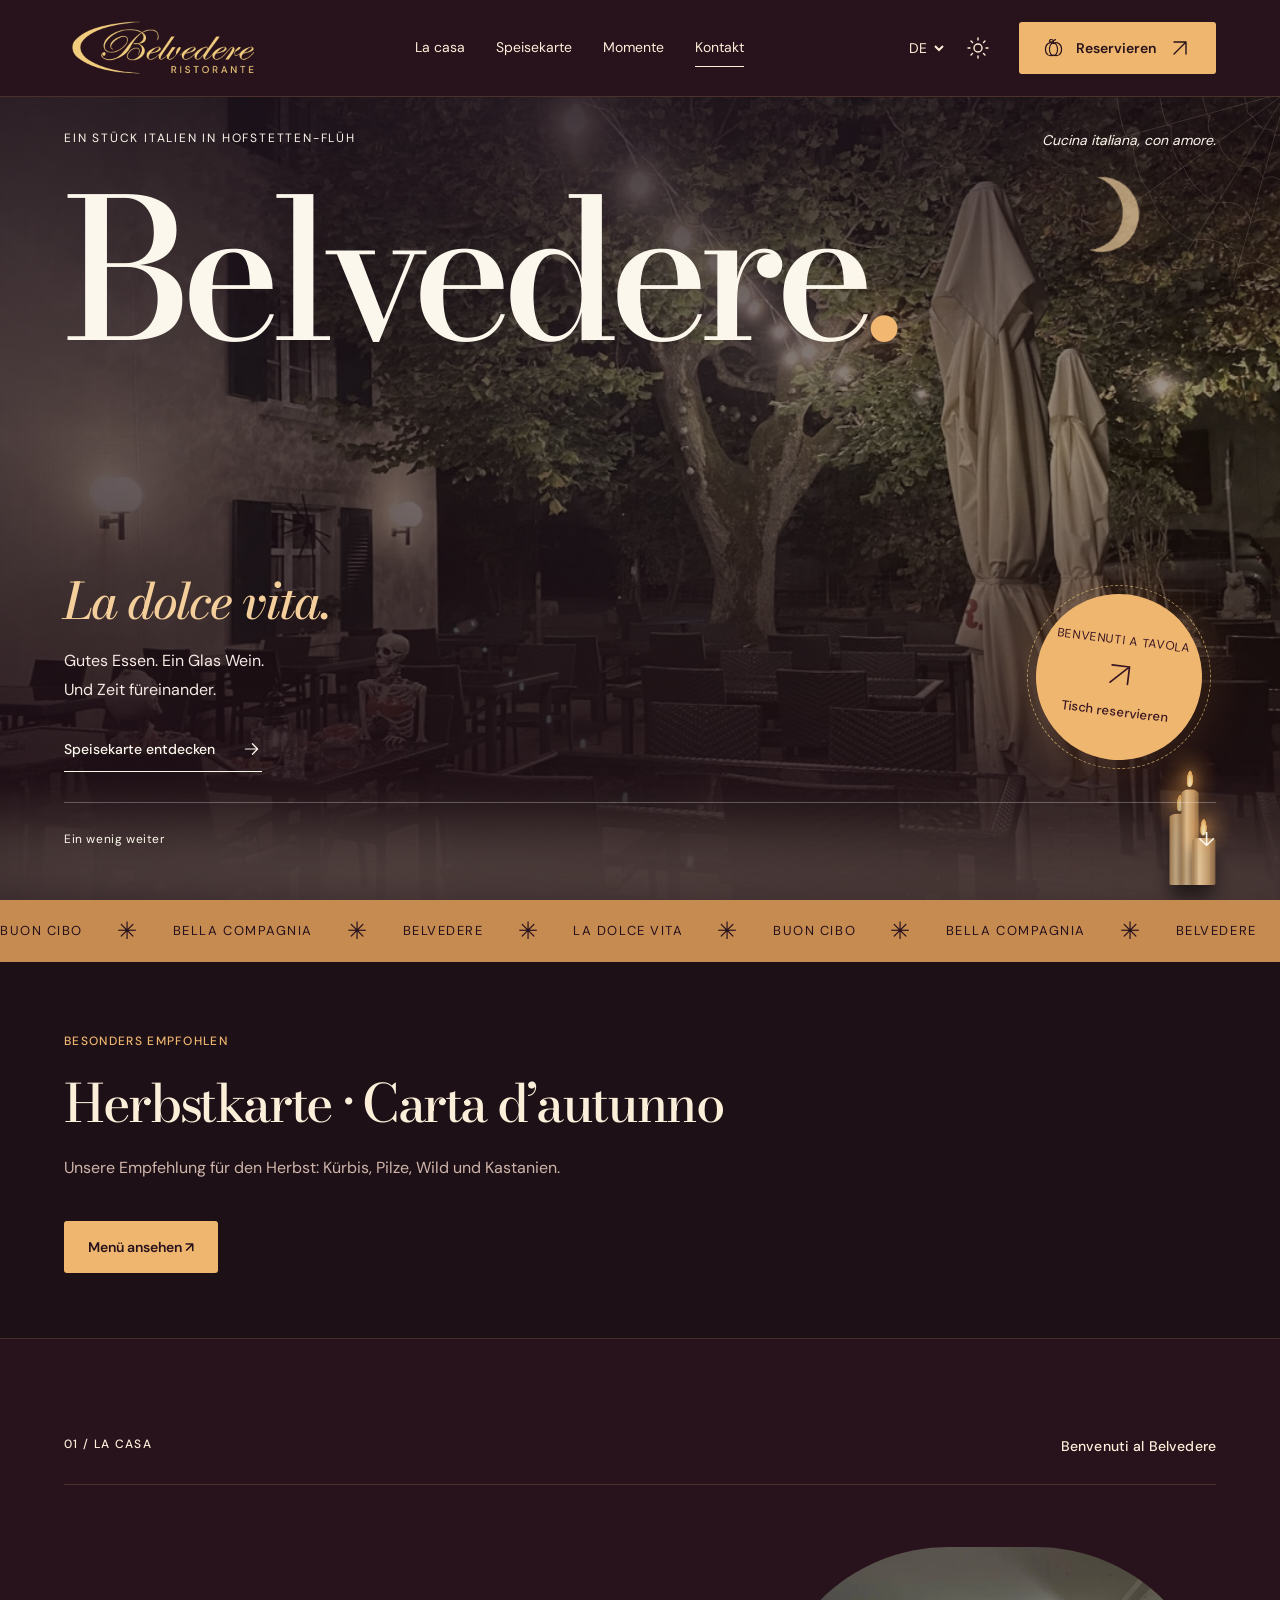
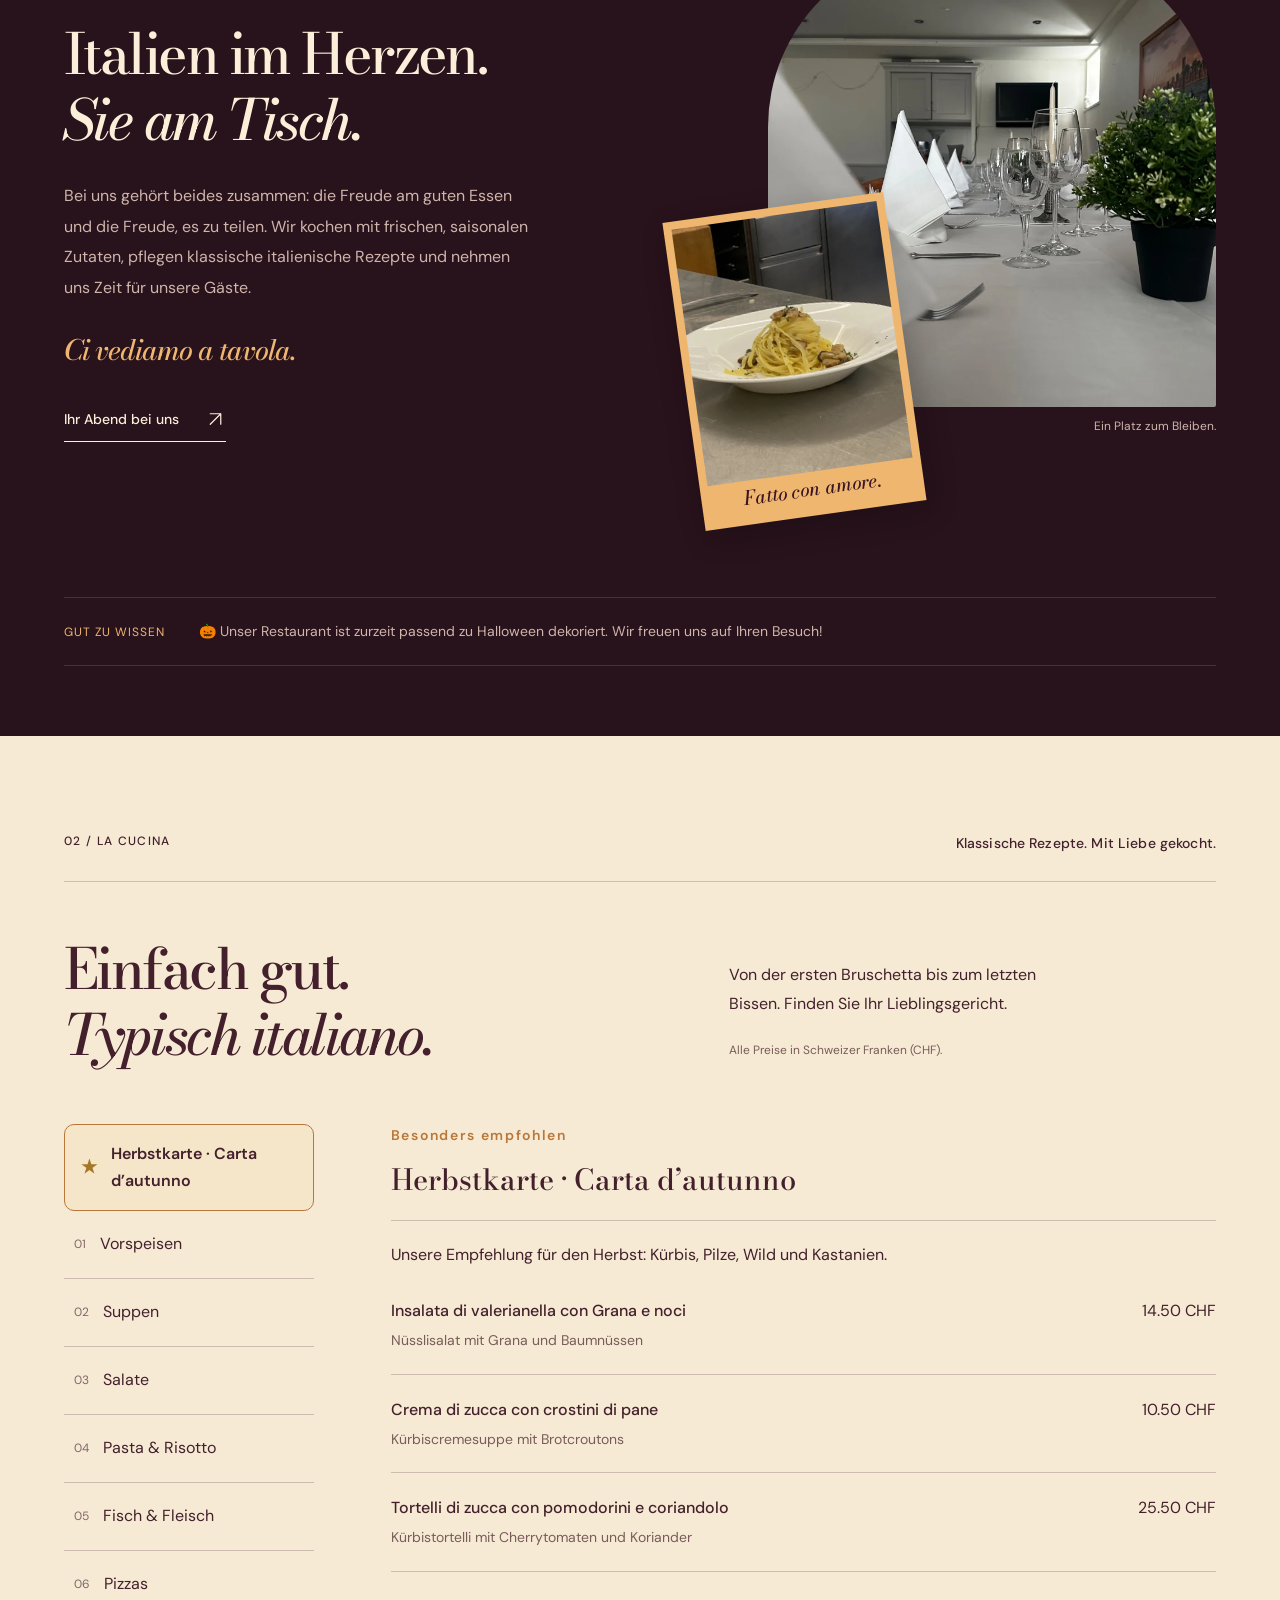
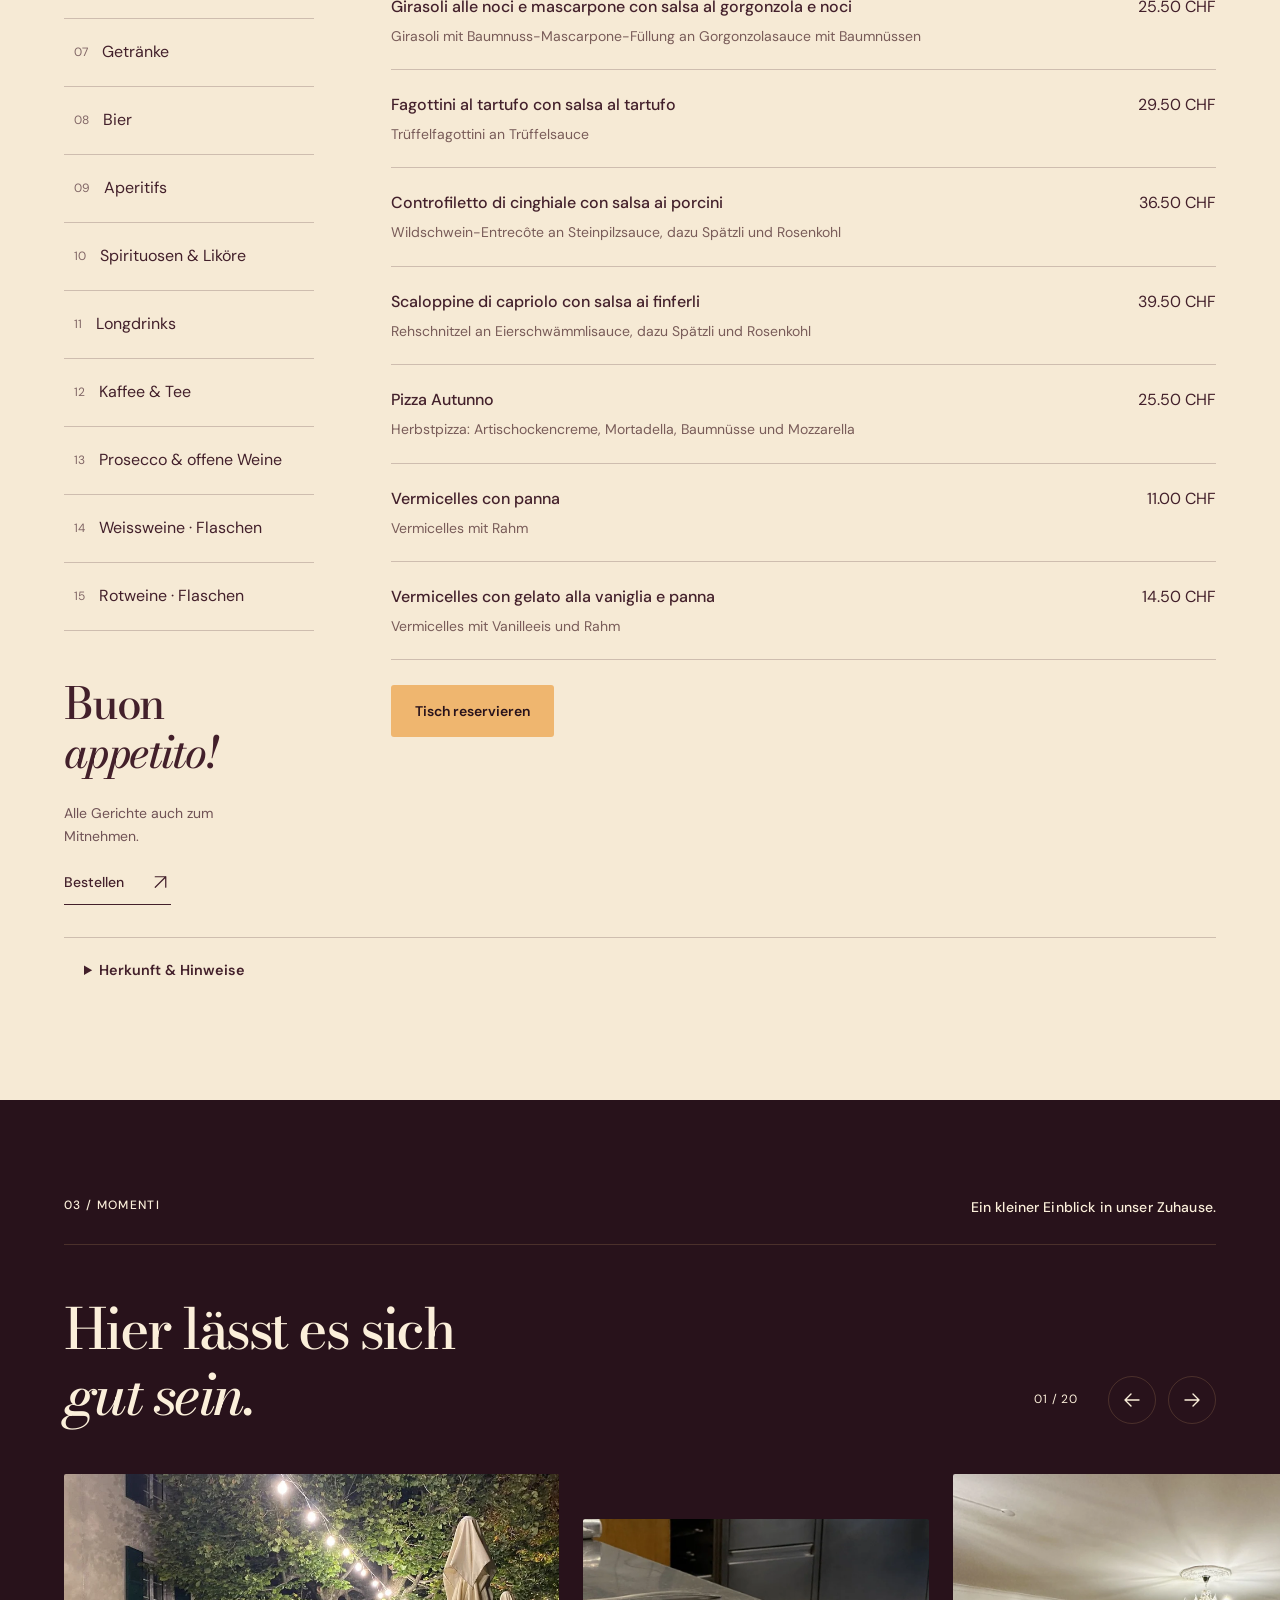
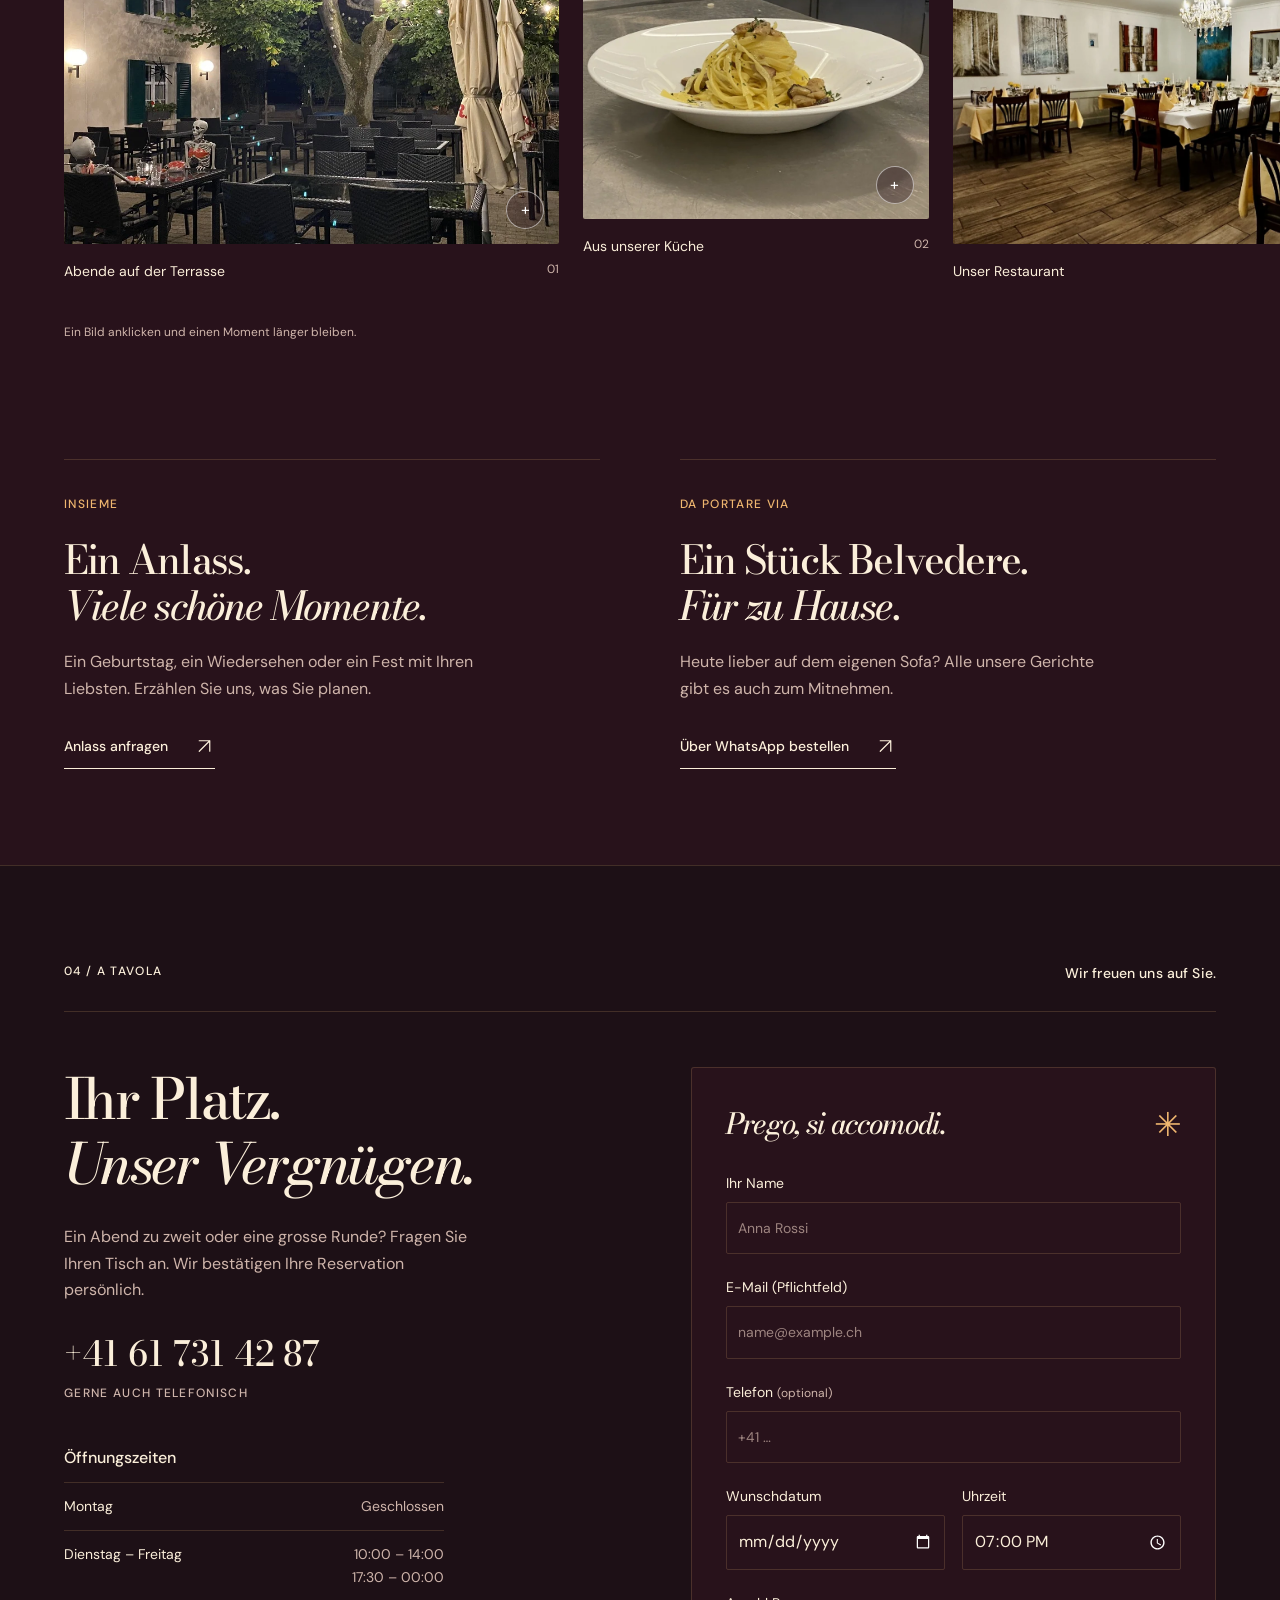
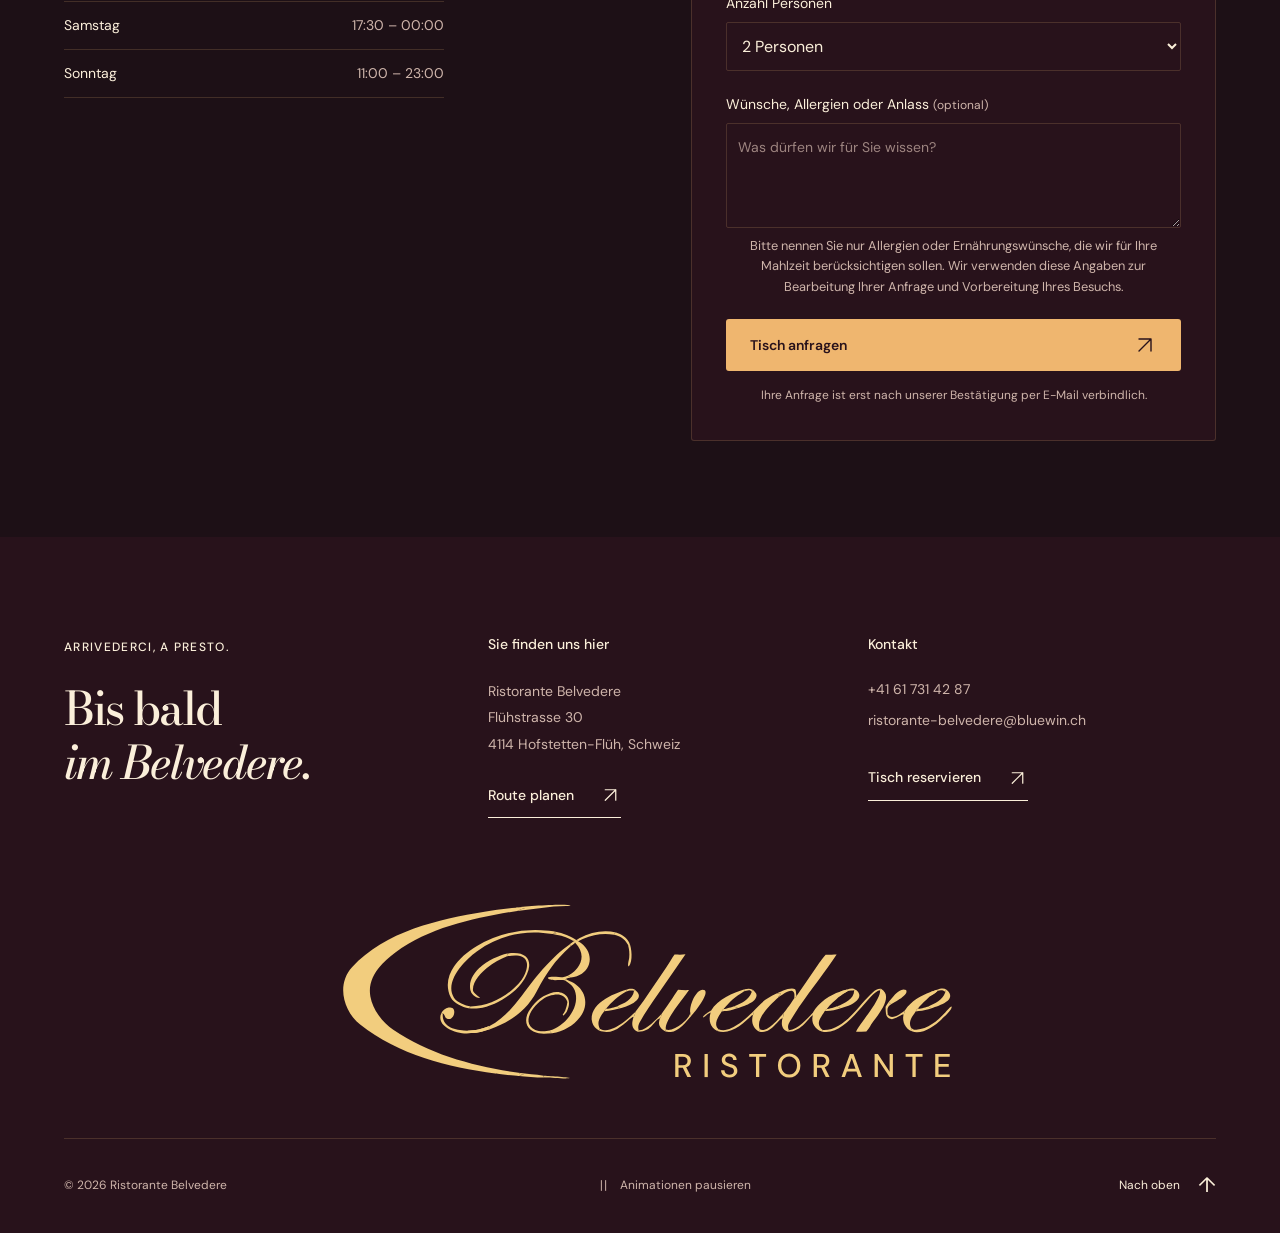
<file: index.html>
<!doctype html>
<html lang="de" data-theme="wine">
<head>
  <meta charset="utf-8">
  <meta name="viewport" content="width=device-width, initial-scale=1">
  <meta name="theme-color" content="#461622">
  <meta name="description" content="Ristorante Belvedere in Hofstetten-Flüh. Italienische Küche, Pasta, Pizza und herzliche Gastfreundschaft. Speisekarte entdecken und einen Tisch anfragen.">
  <title>Belvedere — Un po’ d’Italia, a Hofstetten.</title>
  <link rel="icon" href="favicon.ico?v=logo2" sizes="any"><link rel="icon" href="assets/favicon.svg?v=logo2" type="image/svg+xml"><link rel="apple-touch-icon" href="assets/favicon.png?v=logo2">
  <link rel="stylesheet" href="assets/fonts/fonts.css">
  <link rel="stylesheet" href="styles.css">
  <link rel="stylesheet" href="halloween.css">
  <link rel="preload" as="image" href="assets/hero.webp">
  <script src="config.js" defer></script>
  <script src="content.js" defer></script>
  <script src="translations.js" defer></script>
  <script src="data-model.js" defer></script>
  <script src="site-data.js" defer></script>
  <script src="site-render.js" defer></script>
  <script src="app.js" defer></script>
  <script src="halloween.js" defer></script>
</head>
<body>
  <a class="skip-link" href="#main" data-i18n="skip">Zum Inhalt</a>
  <svg class="icon-defs" xmlns="http://www.w3.org/2000/svg" aria-hidden="true"><defs>
    <symbol id="icon-arrow" viewBox="0 0 24 24"><path d="M5 12h14M13 6l6 6-6 6"/></symbol>
    <symbol id="icon-diagonal" viewBox="0 0 24 24"><path d="M6 18 18 6M6 6h12v12"/></symbol>
    <symbol id="icon-close" viewBox="0 0 24 24"><path d="m6 6 12 12M6 18 18 6"/></symbol>
    <symbol id="icon-sun" viewBox="0 0 24 24"><circle cx="12" cy="12" r="4"/><path d="M12 2v2m0 16v2M2 12h2m16 0h2M5 5l1.5 1.5m11 11L19 19M5 19l1.5-1.5m11-11L19 5"/></symbol>
    <symbol id="icon-moon" viewBox="0 0 24 24"><path d="M20 14.5A8.5 8.5 0 0 1 9.5 4 8.5 8.5 0 1 0 20 14.5Z"/></symbol>
    <symbol id="icon-plus" viewBox="0 0 24 24"><path d="M5 12h14M12 5v14"/></symbol>
    <symbol id="icon-pause" viewBox="0 0 24 24"><path d="M9 5v14M15 5v14"/></symbol>
    <symbol id="icon-play" viewBox="0 0 24 24"><path d="m8 5 11 7-11 7Z"/></symbol>
  </defs></svg>
  <div class="reading-progress" aria-hidden="true"></div>
  <header class="header" id="header">
    <a class="wordmark" href="#" aria-label="Belvedere — Startseite"><img class="brand-logo brand-logo-gold" src="assets/logo-header-gold.png" alt="Belvedere Ristorante" width="194" height="66"><img class="brand-logo brand-logo-wine" src="assets/logo-header-wine.png" alt="Belvedere Ristorante" width="194" height="66"></a>
    <nav class="desktop-nav" aria-label="Hauptnavigation" data-i18n-aria="navigation">
      <a href="#about" data-i18n="navAbout">La casa</a>
      <a href="#menu" data-i18n="navMenu">Speisekarte</a>
      <a href="#gallery" data-i18n="navGallery">Momente</a>
      <a href="#contact" data-i18n="navContact">Kontakt</a>
    </nav>
    <div class="header-actions">
      <label class="language-control"><span class="sr-only" data-i18n="language">Sprache</span><select id="language"><option value="de">DE</option><option value="it">IT</option><option value="fr">FR</option><option value="en">EN</option><option value="es">ES</option></select></label>
      <button class="icon-button theme-toggle" id="themeToggle" aria-label="Darstellung wechseln" data-i18n-aria="theme"><svg class="icon"><use href="#icon-sun"/></svg></button>
      <a href="#reserve" class="button header-reserve"><span data-i18n="reserveShort">Reservieren</span><svg class="icon"><use href="#icon-diagonal"/></svg></a>
      <button class="mobile-toggle icon-button" id="mobileToggle" aria-label="Menü öffnen" aria-expanded="false" aria-controls="mobileNav" data-i18n-aria="openNav"><span></span><span></span></button>
    </div>
  </header>
  <nav class="mobile-nav" id="mobileNav" aria-label="Mobile Navigation" hidden>
    <a href="#about"><span>01</span><span data-i18n="navAbout">La casa</span></a>
    <a href="#menu"><span>02</span><span data-i18n="navMenu">Speisekarte</span></a>
    <a href="#gallery"><span>03</span><span data-i18n="navGallery">Momente</span></a>
    <a href="#reserve"><span>04</span><span data-i18n="reserveShort">Reservieren</span></a>
    <a href="#contact"><span>05</span><span data-i18n="navContact">Kontakt</span></a>
  </nav>
  <main id="main">
    <section class="hero" aria-labelledby="heroTitle">
      <img class="hero-image" src="assets/hero.webp" alt="Die Terrasse des Belvedere im warmen Licht am Abend" width="1182" height="665" fetchpriority="high" data-i18n-alt="heroAlt">
      <div class="hero-shade"></div>
      <div class="hero-content">
        <div class="hero-eyebrow"><span data-i18n="heroEyebrow">EIN STÜCK ITALIEN IN HOFSTETTEN-FLÜH</span><span class="hero-side-note">Cucina italiana, con amore.</span></div>
        <h1 id="heroTitle">Belvedere<span class="hero-period">.</span></h1>
        <div class="hero-bottom">
          <div class="hero-intro"><p class="hero-script">La dolce vita.</p><p data-i18n="heroText">Gutes Essen. Ein Glas Wein.<br>Und Zeit füreinander.</p><a class="text-link hero-menu" href="#menu"><span data-i18n="discoverMenu">Speisekarte entdecken</span><svg class="icon"><use href="#icon-arrow"/></svg></a></div>
          <a href="#reserve" class="reservation-orbit"><span class="orbit-top">BENVENUTI A TAVOLA</span><svg class="icon"><use href="#icon-diagonal"/></svg><span data-i18n="reserveTable">Tisch reservieren</span></a>
        </div>
        <a class="scroll-cue" href="#about"><span data-i18n="scroll">Ein wenig weiter</span><span aria-hidden="true">↓</span></a>
      </div>
    </section>
    <div class="marquee" aria-hidden="true"><div class="marquee-track"><span>BUON CIBO <b>✳</b> BELLA COMPAGNIA <b>✳</b> BELVEDERE <b>✳</b> LA DOLCE VITA <b>✳</b> </span><span>BUON CIBO <b>✳</b> BELLA COMPAGNIA <b>✳</b> BELVEDERE <b>✳</b> LA DOLCE VITA <b>✳</b> </span></div></div>
    <section class="special-feature section" id="specialFeature" aria-labelledby="specialName" hidden>
      <div class="special-copy"><span class="eyebrow" id="specialKicker"></span><h2 id="specialName"></h2><p id="specialDescription"></p><div class="special-meta"><span id="specialDate"></span><span id="specialPrice"></span></div><a class="button" id="specialAction" href="#reserve"></a></div><img id="specialImage" width="900" height="700" alt="" loading="lazy" hidden>
    </section>
    <section id="about" class="section about">
      <div class="section-label reveal"><span>01 / LA CASA</span><span>Benvenuti al Belvedere</span></div>
      <div class="about-grid">
        <div class="about-copy reveal"><h2 data-i18n="aboutTitle">Italien im Herzen.<br><em>Sie am Tisch.</em></h2><p data-i18n="aboutText">Bei uns gehört beides zusammen: die Freude am guten Essen und die Freude, es zu teilen. Wir kochen mit frischen, saisonalen Zutaten, pflegen klassische italienische Rezepte und nehmen uns Zeit für unsere Gäste.</p><p class="about-signature">Ci vediamo a tavola.</p><a href="#reserve" class="text-link"><span data-i18n="yourEvening">Ihr Abend bei uns</span><svg class="icon"><use href="#icon-diagonal"/></svg></a></div>
        <div class="about-photos reveal"><figure class="about-main-photo"><img src="assets/table.webp" alt="Liebevoll gedeckter Tisch im Belvedere" width="800" height="1067" loading="lazy" data-i18n-alt="tableAlt"><figcaption data-i18n="photoCaption">Ein Platz zum Bleiben.</figcaption></figure><figure class="about-food-photo"><img src="assets/pasta.webp" alt="Ein Pastagericht aus der Küche des Belvedere" width="620" height="620" loading="lazy" data-i18n-alt="pastaAlt"><figcaption>Fatto con amore.</figcaption></figure></div>
      </div>
      <aside class="notice" id="notice"><span class="notice-label" data-i18n="noticeLabel">GUT ZU WISSEN</span><p data-i18n="noticeText">Aufgrund technischer Probleme sind derzeit keine Zahlungen mit PostFinance-Karten möglich. Bitte nutzen Sie andere Karten oder Barzahlung.</p></aside>
    </section>
    <section id="menu" class="section menu">
      <div class="section-label reveal"><span>02 / LA CUCINA</span><span data-i18n="menuOrigin">Klassische Rezepte. Mit Liebe gekocht.</span></div>
      <div class="menu-heading reveal"><h2 data-i18n="menuTitle">Einfach gut.<br><em>Typisch italiano.</em></h2><div><p data-i18n="menuText">Von der ersten Bruschetta bis zum letzten Bissen. Finden Sie Ihr Lieblingsgericht.</p><span class="price-note" data-i18n="priceNote">Alle Preise in Schweizer Franken (CHF).</span></div></div>
      <div class="menu-layout">
        <div class="menu-sidebar"><div class="menu-tabs" role="tablist" aria-label="Speisekategorien" data-i18n-aria="categories" aria-orientation="vertical">
          <button role="tab" id="tab-antipasti" aria-controls="panel-antipasti" aria-selected="true" data-category="antipasti"><span class="tab-number">01</span><span data-i18n="catAntipasti">Antipasti</span><svg class="icon"><use href="#icon-arrow"/></svg></button>
          <button role="tab" id="tab-paste" aria-controls="panel-paste" aria-selected="false" tabindex="-1" data-category="paste"><span class="tab-number">02</span><span data-i18n="catPasta">Pasta & Risotto</span><svg class="icon"><use href="#icon-arrow"/></svg></button>
          <button role="tab" id="tab-pizze" aria-controls="panel-pizze" aria-selected="false" tabindex="-1" data-category="pizze"><span class="tab-number">03</span><span data-i18n="catPizza">Pizze</span><svg class="icon"><use href="#icon-arrow"/></svg></button>
          <button role="tab" id="tab-carne" aria-controls="panel-carne" aria-selected="false" tabindex="-1" data-category="carne"><span class="tab-number">04</span><span data-i18n="catMeat">Fisch & Fleisch</span><svg class="icon"><use href="#icon-arrow"/></svg></button>
          <button role="tab" id="tab-spezial" aria-controls="panel-spezial" aria-selected="false" tabindex="-1" data-category="spezial" hidden><span class="tab-number">05</span><span id="specialTitle">Spezialmenü</span><svg class="icon"><use href="#icon-arrow"/></svg></button>
        </div><div class="menu-side-note"><span aria-hidden="true">Buon<br><em>appetito!</em></span><p data-i18n="takeawaySmall">Alle Gerichte auch zum Mitnehmen.</p><a class="text-link" href="https://wa.me/41617314287" target="_blank" rel="noopener noreferrer" data-whatsapp><span data-i18n="order">Bestellen</span><svg class="icon"><use href="#icon-diagonal"/></svg></a></div></div>
        <div class="menu-panels" id="menuPanels"><div class="menu-panel" id="panel-antipasti" role="tabpanel" aria-labelledby="tab-antipasti" tabindex="0"><h3 data-i18n="headingAntipasti">Antipasti, Suppen &amp; Salate</h3>
<article class="dish"><div class="dish-info"><h4>Antipasti misti</h4><p data-dish-description="0">Verschiedene italienische Vorspeisen</p></div><div class="dish-price">26.00 <span>CHF</span></div></article>
<article class="dish"><div class="dish-info"><h4>Bruschette</h4><p data-dish-description="1">Geröstete Brotscheiben mit marinierten Tomaten</p></div><div class="dish-price">9.50 <span>CHF</span></div></article>
<article class="dish"><div class="dish-info"><h4>Melanzana Gratinata</h4><p data-dish-description="2">Gratinierte Auberginen</p></div><div class="dish-price">16.00 <span>CHF</span></div></article>
<article class="dish"><div class="dish-info"><h4>Carpaccio di Manzo</h4><p data-dish-description="3">Rinds-Carpaccio</p></div><div class="dish-price">21.50 <span>CHF</span></div></article>
<article class="dish"><div class="dish-info"><h4>Crema di Pomodoro</h4><p data-dish-description="4">Tomatencremesuppe</p></div><div class="dish-price">8.50 <span>CHF</span></div></article>
<article class="dish"><div class="dish-info"><h4>Crema di Zucca</h4><p data-dish-description="5">Kürbiscremesuppe</p></div><div class="dish-price">8.50 <span>CHF</span></div></article>
<article class="dish"><div class="dish-info"><h4>Insalata verde</h4><p data-dish-description="6">Grüner Salat</p></div><div class="dish-price">8.50 <span>CHF</span></div></article>
<article class="dish"><div class="dish-info"><h4>Insalata mista</h4><p data-dish-description="7">Gemischter Salat</p></div><div class="dish-price">9.50 <span>CHF</span></div></article>
<article class="dish"><div class="dish-info"><h4>Insalata Caprese</h4><p data-dish-description="8">Tomaten mit Mozzarella</p></div><div class="dish-price">14.00 <span>CHF</span></div></article>
<article class="dish"><div class="dish-info"><h4>Insalata Valeriana con Uovo</h4><p data-dish-description="9">Nüsslisalat mit Ei</p></div><div class="dish-price">15.50 <span>CHF</span></div></article>
<article class="dish"><div class="dish-info"><h4>Insalata Valeriana con Uovo e Speck</h4><p data-dish-description="10">Nüsslisalat mit Ei und Speck</p></div><div class="dish-price">17.50 <span>CHF</span></div></article>
<article class="dish"><div class="dish-info"><h4>Wurstkäsesalat (einfach)</h4><p data-dish-description="11">Wurstkäsesalat</p></div><div class="dish-price">14.50 <span>CHF</span></div></article>
<article class="dish"><div class="dish-info"><h4>Wurstkäsesalat (garniert)</h4><p data-dish-description="12">Wurstkäsesalat garniert</p></div><div class="dish-price">16.50 <span>CHF</span></div></article>
<article class="dish"><div class="dish-info"><h4>Wurstkäsesalat mit Pommes frites</h4><p data-dish-description="13">Wurstkäsesalat mit Pommes frites</p></div><div class="dish-price">18.50 <span>CHF</span></div></article>
</div>
<div class="menu-panel" id="panel-paste" role="tabpanel" aria-labelledby="tab-paste" tabindex="0"><h3 data-i18n="headingPasta">Pasta fresca &amp; Risotto</h3>
<article class="dish"><div class="dish-info"><h4>Spaghetti al Pomodoro</h4><p data-dish-description="14">Mit Tomatensauce</p></div><div class="dish-price">19.50 <span>CHF</span></div></article>
<article class="dish"><div class="dish-info"><h4>Spaghetti del Marinaio</h4><p data-dish-description="15">Mit Olivenöl, Sardellen, Knoblauch, Tomaten und Peperoncini</p></div><div class="dish-price">22.50 <span>CHF</span></div></article>
<article class="dish"><div class="dish-info"><h4>Fagottini di Tartufo con salsa al Tartufo</h4><p data-dish-description="16">Mit Trüffel gefüllte Teigtaschen mit Trüffelsauce</p></div><div class="dish-price">29.50 <span>CHF</span></div></article>
<article class="dish"><div class="dish-info"><h4>Orecchiette con Cime di rape e Salsiccia Piccante</h4><p data-dish-description="17">Teigwaren mit Stängelkohl und pikanter Schweinswurst</p></div><div class="dish-price">27.50 <span>CHF</span></div></article>
<article class="dish"><div class="dish-info"><h4>Risotto ai Porcini</h4><p data-dish-description="18">Risotto mit Steinpilzen</p></div><div class="dish-price">29.50 <span>CHF</span></div></article>
<article class="dish"><div class="dish-info"><h4>Panciotti Ripieni di Capesante e Gambero Rosso con salsa allo Zafferano</h4><p data-dish-description="19">Ravioli mit Jakobs Muscheln und roter Krevette-Füllung an Safran-Sauce</p></div><div class="dish-price">34.50 <span>CHF</span></div></article>
<article class="dish"><div class="dish-info"><h4>Trofie al Profumo di mare</h4><p data-dish-description="20">Hausgemachte Teigwaren mit Krevetten, Spinat und Tomatensauce</p></div><div class="dish-price">29.50 <span>CHF</span></div></article>
<article class="dish"><div class="dish-info"><h4>Rosette della Casa</h4><p data-dish-description="21">Hausgemachte Teigwaren mit Mortadella und Spinat, mit Rahm und Parmesan überbacken</p></div><div class="dish-price">28.50 <span>CHF</span></div></article>
</div>
<div class="menu-panel" id="panel-pizze" role="tabpanel" aria-labelledby="tab-pizze" tabindex="0"><h3 data-i18n="headingPizza">Le nostre pizze</h3>
<article class="dish"><div class="dish-info"><h4>Pizza Margherita</h4><p data-dish-description="22">Tomatensauce, Mozzarella</p></div><div class="dish-price">19.50 <span>CHF</span></div></article>
<article class="dish"><div class="dish-info"><h4>Pizza Prosciutto</h4><p data-dish-description="23">Tomatensauce, Mozzarella, Schinken</p></div><div class="dish-price">21.50 <span>CHF</span></div></article>
<article class="dish"><div class="dish-info"><h4>Pizza ai Funghi</h4><p data-dish-description="24">Tomatensauce, Mozzarella, Pilzen</p></div><div class="dish-price">21.50 <span>CHF</span></div></article>
<article class="dish"><div class="dish-info"><h4>Pizza Prosciutto e funghi</h4><p data-dish-description="25">Tomatensauce, Mozzarella, Schinken und Pilzen</p></div><div class="dish-price">23.50 <span>CHF</span></div></article>
<article class="dish"><div class="dish-info"><h4>Pizza Napoli</h4><p data-dish-description="26">Tomatensauce, Mozzarella, Sardellen, Kapern</p></div><div class="dish-price">23.50 <span>CHF</span></div></article>
<article class="dish"><div class="dish-info"><h4>Pizza Capricciosa</h4><p data-dish-description="27">Tomatensauce, Mozzarella, Schinken, Pilzen, Parmesan</p></div><div class="dish-price">24.50 <span>CHF</span></div></article>
<article class="dish"><div class="dish-info"><h4>Pizza Fiorentina</h4><p data-dish-description="28">Tomatensauce, Mozzarella, Spinat</p></div><div class="dish-price">22.50 <span>CHF</span></div></article>
<article class="dish"><div class="dish-info"><h4>Pizza Salame</h4><p data-dish-description="29">Tomatensauce, Mozzarella, Salami</p></div><div class="dish-price">23.50 <span>CHF</span></div></article>
<article class="dish"><div class="dish-info"><h4>Pizza Calabrese</h4><p data-dish-description="30">Tomatensauce, Mozzarella, Anduja, Auberginen, scharfe Salami</p></div><div class="dish-price">25.50 <span>CHF</span></div></article>
<article class="dish"><div class="dish-info"><h4>Pizza Calzone</h4><p data-dish-description="31">Tomatensauce, Mozzarella, Schinken, Spinat und Ei</p></div><div class="dish-price">25.50 <span>CHF</span></div></article>
<article class="dish"><div class="dish-info"><h4>Pizza quattro Stagioni</h4><p data-dish-description="32">Tomatensauce, Mozzarella, Schinken, Pilzen, Auberginen, Artischocken</p></div><div class="dish-price">26.50 <span>CHF</span></div></article>
<article class="dish"><div class="dish-info"><h4>Pizza Gorgonzola</h4><p data-dish-description="33">Tomatensauce, Mozzarella, Gorgonzola</p></div><div class="dish-price">24.50 <span>CHF</span></div></article>
<article class="dish"><div class="dish-info"><h4>Pizza Hawaii</h4><p data-dish-description="34">Tomatensauce, Mozzarella, Schinken, Ananas</p></div><div class="dish-price">24.50 <span>CHF</span></div></article>
<article class="dish"><div class="dish-info"><h4>Pizza Belvedere</h4><p data-dish-description="35">Tomatensauce, Mozzarella, Rucola, Parmesan</p></div><div class="dish-price">25.50 <span>CHF</span></div></article>
<article class="dish"><div class="dish-info"><h4>Pizza Crudo</h4><p data-dish-description="36">Tomatensauce, Mozzarella, Rohschinken</p></div><div class="dish-price">25.50 <span>CHF</span></div></article>
<article class="dish"><div class="dish-info"><h4>Pizza della Casa</h4><p data-dish-description="37">Tomatensauce, Mozzarella, Rohschinken, Rucola, Parmesan</p></div><div class="dish-price">27.50 <span>CHF</span></div></article>
<article class="dish"><div class="dish-info"><h4>Pizza al Tonno</h4><p data-dish-description="38">Tomatensauce, Mozzarella, Thon</p></div><div class="dish-price">24.50 <span>CHF</span></div></article>
<article class="dish"><div class="dish-info"><h4>Pizza Sennmatt</h4><p data-dish-description="39">Tomatensauce, Mozzarella, Schinken, Speck, Zwiebeln, Knoblauch, Peperoncini</p></div><div class="dish-price">25.50 <span>CHF</span></div></article>
<article class="dish"><div class="dish-info"><h4>Pizza Bambini / Kinder Pizza</h4><p data-dish-description="40">Margherita, Prosciutto, Salami, Hawaii (bis 8 Jahre)</p></div><div class="dish-price">14.00 <span>CHF</span></div></article>
</div>
<div class="menu-panel" id="panel-carne" role="tabpanel" aria-labelledby="tab-carne" tabindex="0"><h3 data-i18n="headingMeat">Pesce &amp; Carne</h3>
<article class="dish"><div class="dish-info"><h4>Gamberetti al Prosecco</h4><p data-dish-description="41">Krevetten an Prosecco-Sauce</p></div><div class="dish-price">32.00 <span>CHF</span></div></article>
<article class="dish"><div class="dish-info"><h4>Calamari Fritti</h4><p data-dish-description="42">Frittierte Calamares-Ringe</p></div><div class="dish-price">28.00 <span>CHF</span></div></article>
<article class="dish"><div class="dish-info"><h4>Scaloppine di Maiale Impanate</h4><p data-dish-description="43">Panierte Schweinsschnitzel</p></div><div class="dish-price">26.50 <span>CHF</span></div></article>
<article class="dish"><div class="dish-info"><h4>Cordon Bleu di Maiale</h4><p data-dish-description="44">Schweins-Cordon bleu</p></div><div class="dish-price">29.50 <span>CHF</span></div></article>
<article class="dish"><div class="dish-info"><h4>Scaloppine di Maiale con salsa alla Panna</h4><p data-dish-description="45">Schweinsschnitzel mit Rahmsauce</p></div><div class="dish-price">28.00 <span>CHF</span></div></article>
<article class="dish"><div class="dish-info"><h4>Fegato di Vitello alla Veneziana</h4><p data-dish-description="46">Kalbsleber mit Zwiebelsauce</p></div><div class="dish-price">29.50 <span>CHF</span></div></article>
<article class="dish"><div class="dish-info"><h4>Bistecca di Vitello con salsa alle Spugnole</h4><p data-dish-description="47">Kalbsteak mit Morchelsauce</p></div><div class="dish-price">43.00 <span>CHF</span></div></article>
<article class="dish"><div class="dish-info"><h4>Filetto di Manzo alla Griglia</h4><p data-dish-description="48">Rindsfilet vom Grill</p></div><div class="dish-price">48.00 <span>CHF</span></div></article>
<article class="dish"><div class="dish-info"><h4>Ossobuco di Vitello</h4><p data-dish-description="49">Kalbs-Ossobuco</p></div><div class="dish-price">33.00 <span>CHF</span></div></article>
</div></div>
      </div>
    <details class="menu-origin"><summary data-i18n="originHeading">Herkunft &amp; Hinweise</summary><p data-i18n="menuSourceNote">Gerichte und Beschreibungen entsprechen der Originalkarte des Restaurants.</p><div><h3 data-i18n="originMeatTitle">Fleisch / Fisch – Herkunftsdeklaration</h3><p data-i18n="originMeat">Rindsfilet: Australien (AUS)<br>Kalbsfleisch, Schweinefleisch: Schweiz (CH)<br>Schinken: Schweiz (CH)<br>Salami, Bresaola, Crudo, Mortadella: Italien (ITA)<br>Schwertfisch: Italien (ITA)<br>Krevetten: Vietnam (VIET.)<br>Calamari: Argentinien (ARG.)</p><h3 data-i18n="originBreadTitle">Brot und Pizzateig</h3><p data-i18n="originBread">Brot und Pizzateig werden im Haus aus Schweizer Mehl und Hefe hergestellt.</p></div></details></section>
    <section id="gallery" class="section gallery">
      <div class="section-label reveal"><span>03 / MOMENTI</span><span data-i18n="galleryOrigin">Ein kleiner Einblick in unser Zuhause.</span></div>
      <div class="gallery-heading reveal"><h2 data-i18n="galleryTitle">Hier lässt es sich<br><em>gut sein.</em></h2><div class="gallery-controls"><span class="gallery-count" id="galleryCount" aria-live="polite">01 / 20</span><button class="round-button previous" id="galleryPrev" aria-label="Vorheriges Bild" data-i18n-aria="previous"><svg class="icon"><use href="#icon-arrow"/></svg></button><button class="round-button" id="galleryNext" aria-label="Nächstes Bild" data-i18n-aria="next"><svg class="icon"><use href="#icon-arrow"/></svg></button></div></div>
      <div class="gallery-track" id="galleryTrack" aria-label="Fotogalerie" data-i18n-aria="galleryLabel"><button class="gallery-item" type="button" data-full="assets/gallery/foto14.webp" data-caption-key="photoTerrace"><span class="gallery-photo"><img src="assets/gallery/foto14.webp" width="1182" height="665" alt="Abende auf der Terrasse" data-i18n-alt="photoTerrace" loading="lazy"><span class="gallery-zoom" aria-hidden="true"><svg class="icon"><use href="#icon-plus"/></svg></span></span><span class="gallery-caption"><span data-i18n="photoTerrace">Abende auf der Terrasse</span><span aria-hidden="true">01</span></span></button>
<button class="gallery-item" type="button" data-full="assets/gallery/foto10.webp" data-caption-key="photoPasta"><span class="gallery-photo"><img src="assets/gallery/foto10.webp" width="886" height="886" alt="Aus unserer Küche" data-i18n-alt="photoPasta" loading="lazy"><span class="gallery-zoom" aria-hidden="true"><svg class="icon"><use href="#icon-plus"/></svg></span></span><span class="gallery-caption"><span data-i18n="photoPasta">Aus unserer Küche</span><span aria-hidden="true">02</span></span></button>
<button class="gallery-item" type="button" data-full="assets/gallery/foto3.webp" data-caption-key="photoDining"><span class="gallery-photo"><img src="assets/gallery/foto3.webp" width="1600" height="900" alt="Unser Restaurant" data-i18n-alt="photoDining" loading="lazy"><span class="gallery-zoom" aria-hidden="true"><svg class="icon"><use href="#icon-plus"/></svg></span></span><span class="gallery-caption"><span data-i18n="photoDining">Unser Restaurant</span><span aria-hidden="true">03</span></span></button>
<button class="gallery-item" type="button" data-full="assets/gallery/foto.webp" data-caption-key="photoDessert"><span class="gallery-photo"><img src="assets/gallery/foto.webp" width="1600" height="1200" alt="Ein süsser Abschluss" data-i18n-alt="photoDessert" loading="lazy"><span class="gallery-zoom" aria-hidden="true"><svg class="icon"><use href="#icon-plus"/></svg></span></span><span class="gallery-caption"><span data-i18n="photoDessert">Ein süsser Abschluss</span><span aria-hidden="true">04</span></span></button>
<button class="gallery-item" type="button" data-full="assets/gallery/foto16.webp" data-caption-key="photoSunset"><span class="gallery-photo"><img src="assets/gallery/foto16.webp" width="1600" height="1200" alt="Ein Moment im Freien" data-i18n-alt="photoSunset" loading="lazy"><span class="gallery-zoom" aria-hidden="true"><svg class="icon"><use href="#icon-plus"/></svg></span></span><span class="gallery-caption"><span data-i18n="photoSunset">Ein Moment im Freien</span><span aria-hidden="true">05</span></span></button>
<button class="gallery-item" type="button" data-full="assets/gallery/foto9.webp" data-caption-key="photoTable"><span class="gallery-photo"><img src="assets/gallery/foto9.webp" width="1200" height="1600" alt="Ihr Tisch wartet" data-i18n-alt="photoTable" loading="lazy"><span class="gallery-zoom" aria-hidden="true"><svg class="icon"><use href="#icon-plus"/></svg></span></span><span class="gallery-caption"><span data-i18n="photoTable">Ihr Tisch wartet</span><span aria-hidden="true">06</span></span></button>
<button class="gallery-item" type="button" data-full="assets/gallery/foto2.webp" data-caption-key="photoPasta"><span class="gallery-photo"><img src="assets/gallery/foto2.webp" width="768" height="1024" alt="Aus unserer Küche" data-i18n-alt="photoPasta" loading="lazy"><span class="gallery-zoom" aria-hidden="true"><svg class="icon"><use href="#icon-plus"/></svg></span></span><span class="gallery-caption"><span data-i18n="photoPasta">Aus unserer Küche</span><span aria-hidden="true">07</span></span></button>
<button class="gallery-item" type="button" data-full="assets/gallery/foto20.webp" data-caption-key="photoTerrace"><span class="gallery-photo"><img src="assets/gallery/foto20.webp" width="665" height="1182" alt="Abende auf der Terrasse" data-i18n-alt="photoTerrace" loading="lazy"><span class="gallery-zoom" aria-hidden="true"><svg class="icon"><use href="#icon-plus"/></svg></span></span><span class="gallery-caption"><span data-i18n="photoTerrace">Abende auf der Terrasse</span><span aria-hidden="true">08</span></span></button>
<button class="gallery-item" type="button" data-full="assets/gallery/foto8.webp" data-caption-key="photoPasta"><span class="gallery-photo"><img src="assets/gallery/foto8.webp" width="768" height="1024" alt="Aus unserer Küche" data-i18n-alt="photoPasta" loading="lazy"><span class="gallery-zoom" aria-hidden="true"><svg class="icon"><use href="#icon-plus"/></svg></span></span><span class="gallery-caption"><span data-i18n="photoPasta">Aus unserer Küche</span><span aria-hidden="true">09</span></span></button>
<button class="gallery-item" type="button" data-full="assets/gallery/foto4.webp" data-caption-key="photoDessert"><span class="gallery-photo"><img src="assets/gallery/foto4.webp" width="665" height="1182" alt="Ein süsser Abschluss" data-i18n-alt="photoDessert" loading="lazy"><span class="gallery-zoom" aria-hidden="true"><svg class="icon"><use href="#icon-plus"/></svg></span></span><span class="gallery-caption"><span data-i18n="photoDessert">Ein süsser Abschluss</span><span aria-hidden="true">10</span></span></button>
<button class="gallery-item" type="button" data-full="assets/gallery/foto7.webp" data-caption-key="photoTerrace"><span class="gallery-photo"><img src="assets/gallery/foto7.webp" width="1600" height="900" alt="Abende auf der Terrasse" data-i18n-alt="photoTerrace" loading="lazy"><span class="gallery-zoom" aria-hidden="true"><svg class="icon"><use href="#icon-plus"/></svg></span></span><span class="gallery-caption"><span data-i18n="photoTerrace">Abende auf der Terrasse</span><span aria-hidden="true">11</span></span></button>
<button class="gallery-item" type="button" data-full="assets/gallery/foto11.webp" data-caption-key="photoDining"><span class="gallery-photo"><img src="assets/gallery/foto11.webp" width="1600" height="900" alt="Unser Restaurant" data-i18n-alt="photoDining" loading="lazy"><span class="gallery-zoom" aria-hidden="true"><svg class="icon"><use href="#icon-plus"/></svg></span></span><span class="gallery-caption"><span data-i18n="photoDining">Unser Restaurant</span><span aria-hidden="true">12</span></span></button>
<button class="gallery-item" type="button" data-full="assets/gallery/foto12.webp" data-caption-key="photoDining"><span class="gallery-photo"><img src="assets/gallery/foto12.webp" width="1182" height="665" alt="Unser Restaurant" data-i18n-alt="photoDining" loading="lazy"><span class="gallery-zoom" aria-hidden="true"><svg class="icon"><use href="#icon-plus"/></svg></span></span><span class="gallery-caption"><span data-i18n="photoDining">Unser Restaurant</span><span aria-hidden="true">13</span></span></button>
<button class="gallery-item" type="button" data-full="assets/gallery/foto13.webp" data-caption-key="photoTerrace"><span class="gallery-photo"><img src="assets/gallery/foto13.webp" width="665" height="1182" alt="Abende auf der Terrasse" data-i18n-alt="photoTerrace" loading="lazy"><span class="gallery-zoom" aria-hidden="true"><svg class="icon"><use href="#icon-plus"/></svg></span></span><span class="gallery-caption"><span data-i18n="photoTerrace">Abende auf der Terrasse</span><span aria-hidden="true">14</span></span></button>
<button class="gallery-item" type="button" data-full="assets/gallery/foto15.webp" data-caption-key="photoTerrace"><span class="gallery-photo"><img src="assets/gallery/foto15.webp" width="1182" height="665" alt="Abende auf der Terrasse" data-i18n-alt="photoTerrace" loading="lazy"><span class="gallery-zoom" aria-hidden="true"><svg class="icon"><use href="#icon-plus"/></svg></span></span><span class="gallery-caption"><span data-i18n="photoTerrace">Abende auf der Terrasse</span><span aria-hidden="true">15</span></span></button>
<button class="gallery-item" type="button" data-full="assets/gallery/foto5.webp" data-caption-key="photoFestive"><span class="gallery-photo"><img src="assets/gallery/foto5.webp" width="1600" height="900" alt="Festliche Momente" data-i18n-alt="photoFestive" loading="lazy"><span class="gallery-zoom" aria-hidden="true"><svg class="icon"><use href="#icon-plus"/></svg></span></span><span class="gallery-caption"><span data-i18n="photoFestive">Festliche Momente</span><span aria-hidden="true">16</span></span></button>
<button class="gallery-item" type="button" data-full="assets/gallery/foto6.webp" data-caption-key="photoDetail"><span class="gallery-photo"><img src="assets/gallery/foto6.webp" width="886" height="886" alt="Die kleinen Details" data-i18n-alt="photoDetail" loading="lazy"><span class="gallery-zoom" aria-hidden="true"><svg class="icon"><use href="#icon-plus"/></svg></span></span><span class="gallery-caption"><span data-i18n="photoDetail">Die kleinen Details</span><span aria-hidden="true">17</span></span></button>
<button class="gallery-item" type="button" data-full="assets/gallery/foto17.webp" data-caption-key="photoFestive"><span class="gallery-photo"><img src="assets/gallery/foto17.webp" width="1024" height="768" alt="Festliche Momente" data-i18n-alt="photoFestive" loading="lazy"><span class="gallery-zoom" aria-hidden="true"><svg class="icon"><use href="#icon-plus"/></svg></span></span><span class="gallery-caption"><span data-i18n="photoFestive">Festliche Momente</span><span aria-hidden="true">18</span></span></button>
<button class="gallery-item" type="button" data-full="assets/gallery/foto18.webp" data-caption-key="photoFestive"><span class="gallery-photo"><img src="assets/gallery/foto18.webp" width="1182" height="665" alt="Festliche Momente" data-i18n-alt="photoFestive" loading="lazy"><span class="gallery-zoom" aria-hidden="true"><svg class="icon"><use href="#icon-plus"/></svg></span></span><span class="gallery-caption"><span data-i18n="photoFestive">Festliche Momente</span><span aria-hidden="true">19</span></span></button>
<button class="gallery-item" type="button" data-full="assets/gallery/foto19.webp" data-caption-key="photoDetail"><span class="gallery-photo"><img src="assets/gallery/foto19.webp" width="900" height="1600" alt="Die kleinen Details" data-i18n-alt="photoDetail" loading="lazy"><span class="gallery-zoom" aria-hidden="true"><svg class="icon"><use href="#icon-plus"/></svg></span></span><span class="gallery-caption"><span data-i18n="photoDetail">Die kleinen Details</span><span aria-hidden="true">20</span></span></button></div>
      <p class="gallery-hint" data-i18n="galleryHint">Ein Bild anklicken und einen Moment länger bleiben.</p>
    </section>
    <section class="occasions section">
      <div class="occasion reveal"><span class="eyebrow">INSIEME</span><h2 data-i18n="eventsTitle">Ein Anlass.<br><em>Viele schöne Momente.</em></h2><p data-i18n="eventsText">Ein Geburtstag, ein Wiedersehen oder ein Fest mit Ihren Liebsten. Erzählen Sie uns, was Sie planen.</p><a class="text-link" href="#reserve"><span data-i18n="eventInquiry">Anlass anfragen</span><svg class="icon"><use href="#icon-diagonal"/></svg></a></div>
      <div class="occasion takeaway reveal"><span class="eyebrow">DA PORTARE VIA</span><h2 data-i18n="takeawayTitle">Ein Stück Belvedere.<br><em>Für zu Hause.</em></h2><p data-i18n="takeawayText">Heute lieber auf dem eigenen Sofa? Alle unsere Gerichte gibt es auch zum Mitnehmen.</p><a class="text-link" href="https://wa.me/41617314287" target="_blank" rel="noopener noreferrer" data-whatsapp><span data-i18n="whatsappOrder">Über WhatsApp bestellen</span><svg class="icon"><use href="#icon-diagonal"/></svg></a></div>
    </section>
    <section id="reserve" class="section reserve">
      <div class="section-label reveal"><span>04 / A TAVOLA</span><span data-i18n="reserveOrigin">Wir freuen uns auf Sie.</span></div>
      <div class="reserve-layout"><div class="reserve-copy reveal"><h2 data-i18n="reserveTitle">Ihr Platz.<br><em>Unser Vergnügen.</em></h2><p data-i18n="reserveText">Ein Abend zu zweit oder eine grosse Runde? Fragen Sie Ihren Tisch an. Wir bestätigen Ihre Reservation persönlich.</p><a class="reservation-phone" href="tel:+41617314287">+41 61 731 42 87</a><span class="eyebrow" data-i18n="phoneReserve">GERNE AUCH TELEFONISCH</span><div class="hours"><h3 data-i18n="hoursTitle">Öffnungszeiten</h3><dl><div><dt data-i18n="monday">Montag</dt><dd data-i18n="closed">Geschlossen</dd></div><div><dt data-i18n="weekdays">Dienstag – Freitag</dt><dd>10:00 – 14:00<br>17:30 – 00:00</dd></div><div><dt data-i18n="saturday">Samstag</dt><dd>17:30 – 00:00</dd></div><div><dt data-i18n="sunday">Sonntag</dt><dd>11:00 – 23:00</dd></div></dl></div></div>
      <form id="reservationForm" class="reservation-form reveal"
            name="reservation"
            method="POST"
            data-netlify="true"
            netlify-honeypot="bot-field">
        <div class="form-title"><span>Prego, si accomodi.</span><span aria-hidden="true">✳</span></div>
        <input type="hidden" name="form-name" value="reservation">
        <p hidden>
          <label>Bitte nicht ausfüllen: <input name="bot-field"></label>
        </p>
        
        <div class="form-field"><label for="resName" data-i18n="name">Ihr Name</label><input id="resName" name="name" autocomplete="name" required maxlength="100" placeholder="Anna Rossi" data-i18n-ph="namePlaceholder"></div>
        <div class="form-field"><label for="resEmail" data-i18n="emailField">E-Mail (Pflichtfeld)</label><input id="resEmail" name="email" type="email" autocomplete="email" autocapitalize="none" spellcheck="false" required maxlength="160" placeholder="name@example.ch"></div>
        <div class="form-field"><label for="resPhone"><span data-i18n="phoneField">Telefon</span> <small data-i18n="optional">(optional)</small></label><input id="resPhone" name="phone" type="tel" autocomplete="tel" maxlength="40" placeholder="+41 …"></div>
        <div class="form-row"><div class="form-field"><label for="resDate" data-i18n="date">Wunschdatum</label><input id="resDate" name="date" type="date" required></div><div class="form-field"><label for="resTime" data-i18n="time">Uhrzeit</label><input id="resTime" name="time" type="time" required step="900" value="19:00"></div></div>
        <div class="form-field"><label for="resPersons" data-i18n="guests">Anzahl Personen</label><select id="resPersons" name="persons" required><option value="1" data-i18n="guest1">1 Person</option><option value="2" selected data-i18n="guest2">2 Personen</option><option value="3" data-i18n="guest3">3 Personen</option><option value="4" data-i18n="guest4">4 Personen</option><option value="5+" data-i18n="guest5">5+ Personen — bitte Anzahl unten angeben</option></select></div>
        <div class="form-field"><label for="resNotes"><span data-i18n="notes">Wünsche, Allergien oder Anlass</span> <small data-i18n="optional">(optional)</small></label><textarea id="resNotes" aria-describedby="allergyHelp" name="notes" rows="3" maxlength="2000" data-i18n-ph="notesPlaceholder" placeholder="Was dürfen wir für Sie wissen?"></textarea><p id="allergyHelp" class="form-disclaimer" data-i18n="allergyHelp">Bitte nennen Sie nur Allergien oder Ernährungswünsche, die wir für Ihre Mahlzeit berücksichtigen sollen. Wir verwenden diese Angaben zur Bearbeitung Ihrer Anfrage und Vorbereitung Ihres Besuchs.</p></div>
        <button class="button form-submit" type="submit" disabled><span data-i18n="send">Tisch anfragen</span><svg class="icon"><use href="#icon-diagonal"/></svg></button>
        <p class="form-disclaimer" data-i18n="confirmationNote">Ihre Anfrage ist erst nach unserer Bestätigung per E-Mail verbindlich.</p>
        <p id="reservationStatus" class="form-status" role="status" aria-live="polite" hidden></p>
        <noscript><p>Bitte aktivieren Sie JavaScript, um das Reservierungsformular zu verwenden.</p></noscript>
      </form></div>
    </section>
  </main>
  <footer class="footer section" id="contact"><div class="footer-top"><div><span class="eyebrow">ARRIVEDERCI, A PRESTO.</span><h2 data-i18n="footerTitle">Bis bald<br><em>im Belvedere.</em></h2></div><div class="footer-address"><h3 data-i18n="findUs">Sie finden uns hier</h3><address>Ristorante Belvedere<br>Flühstrasse 30<br>4114 Hofstetten-Flüh, Schweiz</address><a class="text-link" href="https://www.google.com/maps/search/?api=1&amp;query=Ristorante%20Belvedere%20Fl%C3%BChstrasse%2030%204114%20Hofstetten-Fl%C3%BCh" target="_blank" rel="noopener noreferrer"><span data-i18n="directions">Route planen</span><svg class="icon"><use href="#icon-diagonal"/></svg></a></div><div class="footer-contact"><h3 data-i18n="navContact">Kontakt</h3><a href="tel:+41617314287">+41 61 731 42 87</a><a href="mailto:ristorante-belvedere@bluewin.ch">ristorante-belvedere@bluewin.ch</a><a href="#reserve" class="text-link"><span data-i18n="reserveTable">Tisch reservieren</span><svg class="icon"><use href="#icon-diagonal"/></svg></a></div></div><div class="footer-brand"><img class="brand-logo-gold" src="assets/logo-gold.svg" alt="Belvedere Ristorante" width="582" height="198"><img class="brand-logo-wine" src="assets/logo-wine.svg" alt="Belvedere Ristorante" width="582" height="198"></div><div class="footer-bottom"><p>© <span id="year">2026</span> Ristorante Belvedere</p><button id="motionToggle" class="motion-toggle" aria-pressed="false"><svg class="icon"><use href="#icon-pause"/></svg><span data-i18n="pauseMotion">Animationen pausieren</span></button><a href="#" class="back-top"><span data-i18n="backTop">Nach oben</span><span aria-hidden="true">↑</span></a></div></footer>
  <dialog class="special-dialog" id="specialDialog" aria-labelledby="specialDialogTitle"><button class="icon-button" id="specialDialogClose" aria-label="Schliessen" data-i18n-aria="close">×</button><h2 id="specialDialogTitle"></h2><p id="specialDialogText"></p><div id="specialDishes"></div><a class="button" id="specialDialogReserve" href="#reserve"></a></dialog>
  <dialog class="lightbox" id="lightbox" aria-label="Bild in Grossansicht" data-i18n-aria="largeImage"><div class="lightbox-top"><span id="lightboxCount" aria-live="polite">01 / 20</span><button class="icon-button" id="lightboxClose" autofocus aria-label="Schliessen" data-i18n-aria="close"><svg class="icon"><use href="#icon-close"/></svg></button></div><div class="lightbox-stage"><button class="round-button previous" id="lightboxPrev" aria-label="Vorheriges Bild" data-i18n-aria="previous"><svg class="icon"><use href="#icon-arrow"/></svg></button><img id="lightboxImage" alt=""><button class="round-button" id="lightboxNext" aria-label="Nächstes Bild" data-i18n-aria="next"><svg class="icon"><use href="#icon-arrow"/></svg></button></div><p id="lightboxCaption"></p></dialog>
</body>
</html>
</file>
<file: assets/fonts/fonts.css>
@font-face {
  font-family: 'Bodoni Moda';
  font-style: italic;
  font-weight: 500;
  font-display: swap;
  src: url(./font-0.ttf) format('truetype');
}
@font-face {
  font-family: 'Bodoni Moda';
  font-style: normal;
  font-weight: 500;
  font-display: swap;
  src: url(./font-1.ttf) format('truetype');
}
@font-face {
  font-family: 'Bodoni Moda';
  font-style: normal;
  font-weight: 600;
  font-display: swap;
  src: url(./font-2.ttf) format('truetype');
}
@font-face {
  font-family: 'DM Sans';
  font-style: normal;
  font-weight: 400;
  font-display: swap;
  src: url(./font-3.ttf) format('truetype');
}
@font-face {
  font-family: 'DM Sans';
  font-style: normal;
  font-weight: 500;
  font-display: swap;
  src: url(./font-4.ttf) format('truetype');
}
@font-face {
  font-family: 'DM Sans';
  font-style: normal;
  font-weight: 600;
  font-display: swap;
  src: url(./font-5.ttf) format('truetype');
}
@font-face {
  font-family: 'DM Sans';
  font-style: normal;
  font-weight: 700;
  font-display: swap;
  src: url(./font-6.ttf) format('truetype');
}
</file>
<file: styles.css>
@charset "UTF-8";

/* BELVEDERE · Vino, luce e una bella serata. */
:root {
  --wine: #461622; --wine-light: #63283a; --gold: #f2cd7e; --paper: #fcf7ec;
  --bg: #461622; --surface: #39121d; --ink: #fcf7ec; --muted: #d7bac0;
  --line: rgba(252,247,236,.2); --accent: #f2cd7e; --button-ink: #461622;
  --menu-bg: #fcf7ec; --menu-ink: #461622; --menu-muted: #705c61;
  --serif: 'Bodoni Moda', 'Bodoni MT', Didot, 'Times New Roman', serif;
  --sans: 'DM Sans', Arial, sans-serif; --gutter: clamp(22px, 5vw, 88px);
  --header-height: 94px;
  color-scheme: dark;
}
:root[data-theme='day'] {
  --bg: #fcf7ec; --surface: #f3eadc; --ink: #461622; --muted: #705c61;
  --line: rgba(70,22,34,.22); --accent: #66263a; --button-ink: #fcf7ec;
  --menu-bg: #461622; --menu-ink: #fcf7ec; --menu-muted: #d7bac0;
  color-scheme: light;
}
* { box-sizing: border-box; }
html { scroll-behavior: smooth; scroll-padding-top: calc(var(--header-height) + 20px); }
body { margin: 0; background: var(--bg); color: var(--ink); font-family: var(--sans); font-size: 1rem; line-height: 1.65; -webkit-font-smoothing: antialiased; }
body.scroll-locked { overflow: hidden; }
button, input, select, textarea { font: inherit; }
button, a, input, select, textarea { -webkit-tap-highlight-color: transparent; }
button, select { cursor: pointer; }
button { color: inherit; }
a { color: inherit; text-decoration: none; }
button { -webkit-appearance: none; }
img { max-width: 100%; display: block; }
figure, p, h1, h2, h3, dl, dd { margin: 0; }
button { border: 0; }
::selection { background: var(--gold); color: var(--wine); }
[hidden] { display: none !important; }
:focus-visible { outline: 3px solid currentColor; outline-offset: 6px; }
.sr-only { position: absolute; width: 1px; height: 1px; overflow: hidden; clip: rect(0,0,0,0); white-space: nowrap; }
.skip-link { position: fixed; top: 0; left: 20px; padding: 12px 20px; background: var(--gold); color: var(--wine); z-index: 200; transform: translateY(-120%); }
.skip-link:focus { transform: translateY(10px); }
.icon-defs { position: absolute; width: 0; height: 0; overflow: hidden; }
.icon { width: 24px; height: 24px; display: inline-block; flex-shrink: 0; fill: none; stroke: currentColor; stroke-width: 1.4; stroke-linecap: round; stroke-linejoin: round; }
.icon-button { width: 44px; min-height: 44px; padding: 10px; display: grid; place-items: center; border: 1px solid transparent; border-radius: 50%; background: transparent; transition: background .2s, border-color .2s; }
.icon-button:hover { border-color: var(--line); background: var(--line); }
.button { min-height: 52px; display: inline-flex; justify-content: center; align-items: center; gap: 22px; padding: 14px 24px; background: var(--accent); color: var(--button-ink); border-radius: 3px; font-size: 0.875rem; font-weight: 600; line-height: 1.5; transition: background .2s, transform .25s, box-shadow .25s; }
.button:hover { transform: translateY(-3px); box-shadow: 0 8px 24px #0002; }
.button:hover .icon { transform: translate(2px,-2px); }
.button .icon { transition: transform .25s; }
.button:disabled { opacity: .6; cursor: wait; transform: none; }
.text-link { display: inline-flex; align-items: center; justify-content: space-between; gap: 26px; padding: 10px 0; border-bottom: 1px solid currentColor; font-size: 0.875rem; font-weight: 500; line-height: 1.5; }
.text-link .icon { width: 21px; transition: transform .25s; }
.text-link:hover .icon { transform: translateX(5px); }
.eyebrow, .section-label { font-size: 0.75rem; font-weight: 500; letter-spacing: .11em; line-height: 1.6; }
.section { padding: 96px var(--gutter); }
.section-label { display: flex; justify-content: space-between; gap: 24px; padding-bottom: 26px; border-bottom: 1px solid var(--line); }
.section-label > :last-child { letter-spacing: .01em; font-size: 0.875rem; }
h2 { font-family: var(--serif); font-size: clamp(38px, 4.4vw, 72px); font-weight: 500; line-height: 1.17; letter-spacing: -.045em; }
h2 em { font-weight: 500; }
.reading-progress { position: fixed; inset: 0 auto auto 0; height: 3px; width: 100%; background: var(--gold); transform-origin: left; transform: scaleX(0); z-index: 120; }
.header { min-height: var(--header-height); padding: 15px var(--gutter); position: sticky; top: 0; z-index: 60; background: var(--bg); display: flex; align-items: center; justify-content: space-between; gap: 28px; border-bottom: 1px solid var(--line); transition: box-shadow .3s; }
.header.scrolled { box-shadow: 0 6px 30px #0002; }
.wordmark { font-family: var(--serif); font-size: 2.25rem; line-height: 1.05; letter-spacing: -.065em; font-weight: 600; flex-shrink: 0; }
.wordmark span { display: block; font-family: var(--sans); font-size: 0.75rem; letter-spacing: .15em; line-height: 1.5; margin-top: 7px; }
.wordmark { display:flex; align-items:center; width:194px; max-width:31vw; }
.brand-logo { display:block; width:100%; height:auto; aspect-ratio:97/33; object-fit:contain; flex:none; opacity:1; transform:none; }
.brand-logo-wine { display:none; }
:root[data-theme='day'] .brand-logo-gold { display:none; }
:root[data-theme='day'] .brand-logo-wine { display:block; }
.footer-brand { display:flex; justify-content:center; margin:64px auto 34px; }
.footer-brand img { width:min(650px,85vw); height:auto; }
.special-feature { display:grid; grid-template-columns:1.1fr 1fr; gap:6vw; align-items:center; background:var(--surface); border-bottom:1px solid var(--line); padding-top:65px; padding-bottom:65px; }
.special-feature.without-image { grid-template-columns:1fr; }
.special-copy { max-width:750px; }
.special-copy .eyebrow { color:var(--accent); }
.special-copy h2 { margin:20px 0; font-size:clamp(36px,4.1vw,66px); }
.special-copy > p { white-space:pre-line; color:var(--muted); display:-webkit-box; -webkit-line-clamp:4; -webkit-box-orient:vertical; overflow:hidden; }
.special-meta { display:flex; gap:24px; flex-wrap:wrap; padding:20px 0; font-size:1rem; }
.special-meta span:empty { display:none; }
.special-feature > img { width:100%; height:370px; object-fit:cover; border-radius:2px; }
.special-dialog { width:min(760px,94vw); max-height:90svh; overflow:auto; padding:35px; border:1px solid var(--line); background:var(--bg); color:var(--ink); }
.special-dialog::backdrop { background:#16070cda; }
.special-dialog > .icon-button { float:right; font-size:2rem; }
.special-dialog h2 { font-size:clamp(30px,4vw,48px); margin:20px 0; }
.special-dialog > p { white-space:pre-line; margin-bottom:25px; }
.special-dialog > .button { margin-top:25px; }
.special-dialog .dish p { color:var(--muted); }
@media(max-width:700px) { .wordmark { width:165px; max-width:43vw; } .special-feature { grid-template-columns:1fr; gap:30px; } .special-feature > img { height:280px; } .special-dialog { padding:22px; } }
.desktop-nav { display: flex; align-items: center; gap: clamp(18px,2.4vw,40px); }
.desktop-nav a { font-size: 0.875rem; position: relative; padding: 9px 0; }
.desktop-nav a::after { content: ''; position: absolute; bottom: 2px; left: 0; width: 100%; height: 1px; background: currentColor; transform: scaleX(0); transform-origin: left; transition: transform .25s; }
.desktop-nav a:hover::after, .desktop-nav a[aria-current='location']::after { transform: scaleX(1); }
.header-actions { display: flex; align-items: center; gap: 8px; }
.language-control select { border: 0; color: var(--ink); background: var(--bg); padding: 9px 4px; min-height: 44px; font-size: 0.875rem; }
.header-reserve { margin-left: 12px; }
.mobile-toggle { display: none; position: relative; }
.mobile-toggle span { position: absolute; width: 22px; height: 1px; background: currentColor; transition: transform .2s; }
.mobile-toggle span:first-child { transform: translateY(-4px); }
.mobile-toggle span:last-child { transform: translateY(4px); }
.mobile-toggle[aria-expanded='true'] span:first-child { transform: rotate(45deg); }
.mobile-toggle[aria-expanded='true'] span:last-child { transform: rotate(-45deg); }
.mobile-nav { position: fixed; top: var(--header-height); bottom: 0; left: 0; right: 0; overflow-y: auto; padding: 35px var(--gutter); z-index: 59; background: var(--bg); }
.mobile-nav a { display: flex; align-items: baseline; gap: 24px; padding: 20px 0; border-bottom: 1px solid var(--line); font-family: var(--serif); font-size: clamp(26px,7vw,48px); line-height: 1.25; }
.mobile-nav a > :first-child { font-family: var(--sans); font-size: 0.75rem; color: var(--muted); }
.hero { position: relative; min-height: min(830px, calc(100svh - var(--header-height))); background: #26161a; color: var(--paper); overflow: hidden; }
.hero-image, .hero-shade { position: absolute; width: 100%; height: 100%; inset: 0; object-fit: cover; }
.hero-image { object-position: center 54%; transform: scale(1.06); animation: hero-arrive 1.8s cubic-bezier(.22,.61,.36,1) both; will-change: transform; }
.hero-shade { background: linear-gradient(180deg,rgba(35,13,21,.7),rgba(23,14,18,.2) 36%,rgba(28,9,18,.8)), linear-gradient(90deg,rgba(32,12,20,.43),transparent 75%); }
.hero-content { position: relative; min-height: inherit; padding: 32px var(--gutter) 44px; display: flex; flex-direction: column; }
.hero-eyebrow { display: flex; justify-content: space-between; gap: 24px; font-size: 0.75rem; letter-spacing: .15em; }
.hero-side-note { font-style: italic; font-size: 0.875rem; letter-spacing: 0; }
.hero h1 { font-family: var(--serif); font-size: clamp(72px, 15.2vw, 242px); font-weight: 500; letter-spacing: -.065em; line-height: 1.07; margin: 14px 0 16px -.01em; white-space: nowrap; animation: text-arrive 1.1s .12s both; }
.hero-period { color: var(--gold); }
.hero-bottom { display: flex; justify-content: space-between; align-items: flex-end; gap: 40px; flex: 1; padding: 15px 0 30px; animation: text-arrive 1.2s .3s both; }
.hero-script { font-family: var(--serif); font-size: clamp(34px,3.9vw,60px); line-height: 1.2; font-style: italic; letter-spacing: -.04em; margin-bottom: 16px; }
.hero-intro > p:not(.hero-script) { color: #f5e9e4; font-size: 1rem; line-height: 1.8; }
.hero-menu { margin-top: 22px; }
.reservation-orbit { width: 166px; aspect-ratio: 1; flex-shrink: 0; border-radius: 50%; background: var(--gold); color: var(--wine); display: flex; flex-direction: column; justify-content: center; align-items: center; gap: 9px; position: relative; transform: rotate(7deg); transition: transform .4s, background .3s; margin-right: 14px; margin-bottom: 12px; box-shadow: 0 6px 30px #0002; }
.reservation-orbit::after { content:''; position: absolute; inset:-9px; border:1px dashed #f2cd7e9c; border-radius: 50%; animation: orbit 36s linear infinite; }
.reservation-orbit .orbit-top { font-size: 0.75rem; letter-spacing: .06em; max-width: 88%; text-align: center; line-height: 1.35; }
.reservation-orbit .icon { width: 35px; height: 35px; stroke-width: 1.15; }
.reservation-orbit > :last-child { font-size: 0.8125rem; font-weight: 500; max-width: 90%; text-align: center; }
.reservation-orbit:hover { transform: rotate(-7deg) scale(1.04); background: #ffe0a0; }
.scroll-cue { display: flex; justify-content: space-between; align-items: center; padding-top: 20px; border-top: 1px solid #ffffff45; font-size: 0.75rem; letter-spacing: .05em; }
.scroll-cue span:last-child { font-size: 1.25rem; animation: down 2.5s infinite; }
.marquee { overflow: hidden; padding: 19px 0; background: var(--gold); color: var(--wine); }
.marquee-track { display: flex; width: max-content; animation: marquee 35s linear infinite; }
.marquee span { display: flex; gap: 34px; align-items: center; padding-right: 34px; white-space: nowrap; font-size: 0.8125rem; letter-spacing: .12em; }
.marquee b { font-size: 1.5rem; font-weight: 400; line-height: 1; }
.marquee:hover .marquee-track { animation-play-state: paused; }
.about { padding-bottom: 70px; }
.about-grid { display: grid; grid-template-columns: 1fr 1fr; gap: 9vw; align-items: center; margin: 62px 0 50px; }
.about-copy h2 { margin-bottom: 28px; }
.about-copy > p:not(.about-signature) { max-width: 470px; color: var(--muted); line-height: 1.9; }
.about-signature { font-family: var(--serif); font-style: italic; color: var(--accent); font-size: 1.75rem; letter-spacing: -.035em; margin: 24px 0; }
.about-photos { position: relative; padding: 0 0 70px 70px; }
.about-main-photo { position: relative; }
.about-main-photo img { width: 100%; height: clamp(300px,36vw,535px); object-fit: cover; border-radius: 180px 180px 2px 2px; }
.about-main-photo figcaption { font-size: 0.75rem; padding: 10px 0; text-align: right; color: var(--muted); }
.about-food-photo { position: absolute; left: -15px; bottom: 0; width: 43%; padding: 8px 8px 14px; background: var(--gold); color: var(--wine); transform: rotate(-8deg); box-shadow: 4px 9px 30px #0003; }
.about-food-photo img { aspect-ratio: 4/5; width: 100%; height: auto; object-fit: cover; }
.about-food-photo figcaption { font-family: var(--serif); font-style: italic; font-size: 1.1875rem; padding-top: 6px; text-align: center; line-height: 1.3; }
.photo-word { position: absolute; right: -15px; bottom: 26px; font-family: var(--serif); font-style: italic; font-size: clamp(38px,5vw,70px); color: var(--accent); transform: rotate(-7deg); }
.notice { display: flex; align-items: baseline; gap: 35px; border-top: 1px solid var(--line); border-bottom: 1px solid var(--line); padding: 22px 0; margin-top: 80px; }
.notice-label { flex-shrink: 0; font-size: 0.75rem; color: var(--accent); letter-spacing: .08em; }
.notice p { color: var(--muted); font-size: 0.875rem; }
.menu { background: var(--menu-bg); color: var(--menu-ink); --line: color-mix(in srgb, var(--menu-ink) 22%, transparent); }
.menu-heading { display: grid; grid-template-columns: 1.2fr 1fr; gap: 80px; align-items: end; padding: 55px 0 56px; }
.menu-heading > div { max-width: 360px; padding-bottom: 6px; }
.menu-heading p { line-height: 1.8; }
.price-note { display: inline-block; margin-top: 22px; color: var(--menu-muted); font-size: 0.75rem; }
.menu-layout { display: grid; grid-template-columns: 250px minmax(0,1fr); gap: clamp(40px,6vw,95px); align-items: start; }
.menu-sidebar { position: sticky; top: calc(var(--header-height) + 35px); }
.menu-tabs { display: flex; flex-direction: column; }
.menu-tabs button { background: transparent; display: flex; align-items: center; gap: 14px; text-align: left; padding: 20px 10px; border-bottom: 1px solid var(--line); min-height: 68px; font-size: 1rem; transition: padding .2s, background .2s; }
.menu-tabs button:first-child { border-top: 1px solid var(--line); }
.menu-tabs .tab-number { font-size: 0.75rem; opacity: .65; }
.menu-tabs .icon { width: 20px; margin-left: auto; opacity: 0; transform: translateX(-5px); transition: all .25s; }
.menu-tabs button:hover { background: var(--line); }
.menu-tabs button[aria-selected='true'] { font-weight: 600; padding-left: 16px; }
.menu-tabs button[aria-selected='true'] .icon { opacity: 1; transform: none; }
.menu-side-note { padding-top: 48px; }
.menu-side-note > span { font-family: var(--serif); font-size: 2.75rem; line-height: 1.1; letter-spacing: -.05em; display: block; margin-bottom: 26px; }
.menu-side-note p { font-size: 0.875rem; max-width: 190px; opacity: .75; }
.menu-side-note .text-link { margin-top: 12px; }
.menu-panel { scroll-margin-top: calc(var(--header-height) + 40px); }
.menu-panel.is-selected { animation: panel-in .4s ease both; }
.menu-panel h3 { font-family: var(--serif); font-size: 1.8125rem; line-height: 1.3; font-weight: 500; padding: 0 0 22px; border-bottom: 1px solid var(--line); }
.dish { display: flex; justify-content: space-between; gap: 30px; align-items: baseline; padding: 22px 0; border-bottom: 1px solid var(--line); }
.dish-info { min-width: 0; }
.dish h4 { font-size: 1rem; margin: 0 0 6px; font-weight: 500; line-height: 1.5; }
.dish p { font-size: 0.875rem; color: var(--menu-muted); line-height: 1.6; }
.dish-price { white-space: nowrap; font-size: 1rem; font-variant-numeric: tabular-nums; }
.dish-price span { font-size: 0.75rem; color: var(--menu-muted); padding-left: 3px; }
.gallery { overflow: hidden; padding-right: 0; }
.gallery .section-label { margin-right: var(--gutter); }
.gallery-heading { display: flex; justify-content: space-between; align-items: flex-end; gap: 32px; padding: 52px var(--gutter) 45px 0; }
.gallery-controls { display: flex; align-items: center; gap: 12px; padding-bottom: 5px; }
.gallery-count { font-size: 0.75rem; letter-spacing: .07em; margin-right: 18px; font-variant-numeric: tabular-nums; white-space: nowrap; }
.round-button { width: 48px; height: 48px; border: 1px solid var(--line); background: transparent; color: inherit; border-radius: 50%; display: grid; place-items: center; flex-shrink: 0; transition: color .25s, background .25s; }
.round-button:hover { background: var(--accent); color: var(--button-ink); }
.round-button.previous .icon { transform: rotate(180deg); }
.gallery-track { display: flex; align-items: flex-start; gap: 24px; overflow-x: auto; scroll-snap-type: x mandatory; overscroll-behavior-x: contain; scrollbar-width: thin; scrollbar-color: var(--accent) transparent; padding: 0 var(--gutter) 22px 0; scroll-padding-inline: 0 var(--gutter); }
.gallery-item { flex: 0 0 43%; padding: 0; background: transparent; text-align: left; scroll-snap-align: start; position: relative; }
.gallery-item:nth-child(even) { flex-basis: 30%; padding-top: 45px; }
.gallery-photo { display: block; position: relative; overflow: hidden; border-radius: 2px; }
.gallery-photo img { width: 100%; height: 370px; object-fit: cover; transition: transform .65s cubic-bezier(.2,.65,.3,1); }
.gallery-item:nth-child(even) img { height: 300px; }
.gallery-item:hover img { transform: scale(1.04); }
.gallery-item .gallery-zoom { position: absolute; right: 15px; bottom: 15px; border: 1px solid #fff8; width: 38px; height: 38px; border-radius: 50%; background: #24111c55; color: white; display: grid; place-items: center; transition: background .2s; }
.gallery-item:hover .gallery-zoom { background: var(--wine); }
.gallery-caption { padding: 16px 0 0; display: flex; justify-content: space-between; gap: 14px; font-size: 0.875rem; }
.gallery-caption > :last-child { font-size: 0.75rem; color: var(--muted); }
.gallery-hint { font-size: 0.75rem; color: var(--muted); margin-top: 18px; padding-right: var(--gutter); }
.occasions { padding-top: 20px; display: grid; grid-template-columns: 1fr 1fr; gap: 80px; }
.occasion { border-top: 1px solid var(--line); padding-top: 30px; }
.occasion .eyebrow { color: var(--accent); }
.occasion h2 { margin: 20px 0; font-size: clamp(30px,3.1vw,48px); }
.occasion p { color: var(--muted); max-width: 430px; margin-bottom: 22px; }
.reserve { background: var(--surface); border-top: 1px solid var(--line); }
.reserve-layout { display: grid; grid-template-columns: 1fr 1fr; align-items: start; gap: clamp(50px,8vw,120px); margin-top: 55px; }
.reserve-copy > p { color: var(--muted); max-width: 410px; margin-top: 26px; }
.reservation-phone { display: block; font-family: var(--serif); font-size: clamp(25px,2.7vw,40px); line-height: 1.4; margin-top: 27px; }
.reserve-copy > .eyebrow { font-size: 0.75rem; color: var(--muted); }
.hours { margin-top: 40px; max-width: 380px; }
.hours h3 { font-size: 1rem; font-weight: 500; padding-bottom: 10px; border-bottom: 1px solid var(--line); }
.hours dl > div { display: grid; grid-template-columns: 1fr 1.1fr; gap: 10px; padding: 12px 0; border-bottom: 1px solid var(--line); font-size: 0.875rem; }
.hours dd { text-align: right; color: var(--muted); }
.reservation-form { min-width: 0; padding: 34px; border: 1px solid var(--line); background: var(--bg); border-radius: 3px; }
.form-title { display: flex; align-items: center; justify-content: space-between; gap: 10px; font-family: var(--serif); font-size: 1.8125rem; font-style: italic; line-height: 1.4; letter-spacing: -.04em; margin-bottom: 24px; }
.form-title > :last-child { color: var(--accent); font-style: normal; font-family: var(--sans); font-size: 2.0625rem; }
.preview-notice { font-size: 0.75rem; line-height: 1.7; padding: 12px 15px; border-left: 2px solid var(--accent); background: var(--line); color: var(--ink); margin-bottom: 25px; }
.form-field { margin-bottom: 22px; min-width: 0; }
.form-field label { display: block; margin-bottom: 7px; font-size: 0.875rem; }
.form-field label small { color: var(--muted); font-size: 0.75rem; }
.form-field input, .form-field select, .form-field textarea { display: block; width: 100%; min-width: 0; min-height: 49px; padding: 12px 11px; border: 1px solid var(--line); border-radius: 2px; background: transparent; color: var(--ink); outline-offset: 2px; transition: border-color .2s; }
.form-field input:hover, .form-field select:hover, .form-field textarea:hover { border-color: var(--accent); }
.form-field input::placeholder, .form-field textarea::placeholder { color: var(--muted); opacity: .7; font-size: 0.875rem; }
.form-field select option { background: var(--bg); color: var(--ink); }
.form-field textarea { resize: vertical; min-height: 100px; }
.form-row { display: grid; grid-template-columns: 1fr 1fr; gap: 17px; }
.form-submit { width: 100%; justify-content: space-between; }
.form-disclaimer { font-size: 0.75rem; color: var(--muted); text-align: center; margin-top: 15px; line-height: 1.6; }
.form-status { padding: 15px; border: 1px solid var(--accent); margin-top: 20px; font-size: 0.875rem; }
.form-status[data-kind='error'] { border-color: #e27c7c; }
.footer { padding-bottom: 25px; }
.footer-top { display: grid; grid-template-columns: 1.15fr 1fr 1.2fr; gap: 7vw; align-items: start; }
.footer h2 { font-size: clamp(34px,3.6vw,58px); margin-top: 23px; }
.footer h3 { font-size: 0.875rem; font-weight: 500; margin-bottom: 22px; }
.footer address { font-style: normal; font-size: 0.875rem; line-height: 1.9; color: var(--muted); }
.footer-address .text-link, .footer-contact .text-link { margin-top: 16px; }
.footer-contact > a:not(.text-link) { display: block; font-size: 0.875rem; margin-bottom: 8px; color: var(--muted); overflow-wrap: anywhere; }
.footer-contact > a:hover { color: var(--accent); }
.footer-word { font-family: var(--serif); font-size: clamp(65px,15.8vw,280px); letter-spacing: -.065em; line-height: 1.2; font-weight: 500; color: var(--accent); margin-top: 54px; white-space: nowrap; text-align: center; }
.footer-bottom { display: flex; align-items: center; justify-content: space-between; gap: 22px; padding: 25px 0 0; border-top: 1px solid var(--line); font-size: 0.75rem; }
.footer-bottom p { color: var(--muted); }
.motion-toggle { background: transparent; color: var(--muted); display: flex; align-items: center; gap: 8px; min-height: 44px; padding: 5px; font-size: 0.75rem; }
.motion-toggle .icon { width: 17px; height: 17px; }
.back-top { display: inline-flex; gap: 18px; align-items: center; min-height: 44px; }
.back-top > :last-child { font-size: 1.3125rem; }
.lightbox { position: fixed; inset: 0; border: 1px solid #ffffff30; border-radius: 3px; background: #201017; color: var(--paper); width: calc(100% - 40px); max-width: 1300px; max-height: 95svh; padding: 16px 24px 22px; overflow-y: auto; }
.lightbox::backdrop { background: #14060eea; backdrop-filter: blur(12px); }
.lightbox[open] { animation: panel-in .25s ease both; }
.lightbox-top { display: flex; align-items: center; justify-content: space-between; font-size: 0.75rem; letter-spacing: .08em; }
.lightbox-stage { display: grid; grid-template-columns: 48px minmax(0,1fr) 48px; align-items: center; gap: 20px; margin-top: 10px; }
.lightbox-stage img { width: 100%; height: 70svh; object-fit: contain; }
.lightbox-stage .round-button { border-color: #ffffff55; }
.lightbox > p { text-align: center; margin-top: 18px; font-size: 0.875rem; }
.js .reveal { opacity: 0; transform: translateY(26px); transition: opacity .8s ease, transform .8s cubic-bezier(.21,.6,.32,1); }
.js .reveal.visible { opacity: 1; transform: none; }
@keyframes hero-arrive { from { transform: scale(1.12); } to { transform: scale(1.02); } }
@keyframes text-arrive { from { opacity: 0; transform: translateY(24px); } to { opacity: 1; transform: none; } }
@keyframes panel-in { from { opacity: 0; transform: translateY(10px); } to { opacity: 1; transform: none; } }
@keyframes marquee { to { transform: translateX(-50%); } }
@keyframes orbit { to { transform: rotate(360deg); } }
@keyframes down { 0%,100% { transform: translateY(-3px); } 50% { transform: translateY(3px); } }
html.motion-paused { scroll-behavior: auto; }
html.motion-paused *, html.motion-paused *::before, html.motion-paused *::after { animation: none !important; transition: none !important; scroll-behavior: auto !important; }
html.motion-paused .reveal { opacity: 1 !important; transform: none !important; }
@media (min-width: 1700px) {
  :root { --gutter: max(88px, calc((100vw - 1530px) / 2)); }
  .hero h1 { font-size: 15rem; }
  .footer-word { font-size: 15.3125rem; }
}
@media (max-width: 1180px) {
  :root { --header-height: 86px; }
  .header { gap: 20px; }
  .desktop-nav { gap: 18px; }
  .header-reserve { padding: 12px 15px; gap: 12px; margin-left: 2px; }
  .wordmark { font-size: 1.9375rem; }
  .wordmark span { font-size: 0.75rem; }
  .about-grid { gap: 7vw; }
  .menu-layout { grid-template-columns: 215px minmax(0,1fr); gap: 50px; }
  .gallery-photo img { height: 320px; }
  .gallery-item:nth-child(even) img { height: 260px; }
  .footer-top { gap: 30px; grid-template-columns: 1fr 1fr 1.15fr; }
}
@media (max-width: 960px) {
  .desktop-nav { display: none; }
  .mobile-toggle { display: grid; }
  .section { padding-top: 70px; padding-bottom: 70px; }
  .hero { min-height: 680px; }
  .hero-content { padding-top: 30px; }
  .hero h1 { margin-top: 32px; }
  .hero-bottom { padding-top: 30px; }
  .hero-eyebrow { font-size: 0.75rem; }
  .hero-side-note { display: none; }
  .about-grid { gap: 38px; }
  .about-photos { padding-left: 30px; }
  .about-food-photo { left: -8px; width: 48%; }
  .photo-word { bottom: 32px; right: -6px; }
  .menu-heading { gap: 40px; }
  .menu-layout { grid-template-columns: 185px minmax(0,1fr); gap: 34px; }
  .menu-tabs button { gap: 9px; padding: 18px 7px; font-size: 0.875rem; }
  .menu-tabs button[aria-selected='true'] { padding-left: 10px; }
  .menu-tabs .icon { width: 16px; }
  .reserve-layout { gap: 36px; }
  .reservation-form { padding: 24px; }
  .form-row { gap: 10px; }
  .occasions { padding-top: 15px; gap: 40px; }
  .footer-top { grid-template-columns: 1fr 1fr; gap: 36px; }
  .footer-top > :first-child { grid-column: 1/-1; }
  .footer-top h2 br { display: none; }
  .footer-word { margin-top: 35px; }
}
@media (max-width: 700px) {
  :root { --header-height: 80px; }
  html { scroll-padding-top: 96px; }
  .header { padding: 12px var(--gutter); gap: 10px; }
  .wordmark { font-size: 1.8125rem; }
  .header-actions { gap: 2px; }
  .header-reserve { display: none; }
  .theme-toggle { width: 37px; }
  .section { padding-top: 55px; padding-bottom: 55px; }
  .section-label { padding-bottom: 18px; gap: 15px; font-size: 0.75rem; letter-spacing: .08em; }
  .section-label > :last-child { font-size: 0.75rem; max-width: 50%; text-align: right; }
  h2 { font-size: clamp(38px,8.7vw,57px); }
  .hero { min-height: 670px; min-height: max(610px,calc(91svh - var(--header-height))); }
  .hero-content { padding-top: 28px; padding-bottom: 22px; }
  .hero h1 { font-size: clamp(57px,14.8vw,105px); margin: 30px 0 5px; }
  .hero-image { object-position: 56% center; }
  .hero-shade { background: linear-gradient(180deg,#230d16ba, #170e1230 30%, #1c0912dd), linear-gradient(90deg,#200c145c, transparent 90%); }
  .hero-bottom { gap: 16px; padding-bottom: 27px; align-items: flex-end; }
  .hero-script { font-size: clamp(31px,7vw,47px); margin-bottom: 12px; }
  .hero-intro > p:not(.hero-script) { font-size: 0.875rem; }
  .hero-menu { font-size: 0.8125rem; gap: 15px; margin-top: 18px; }
  .reservation-orbit { width: 124px; margin-right: 0; margin-bottom: 9px; gap: 7px; }
  .reservation-orbit .orbit-top { font-size: 0.75rem; letter-spacing: .03em; }
  .reservation-orbit .icon { width: 28px; height: 28px; }
  .reservation-orbit > :last-child { font-size: 0.75rem; }
  .reservation-orbit::after { inset: -6px; }
  .marquee { padding: 15px 0; }
  .marquee span { font-size: 0.75rem; gap: 22px; padding-right: 22px; }
  .marquee b { font-size: 1.25rem; }
  .about-grid { grid-template-columns: 1fr; gap: 45px; margin-top: 36px; margin-bottom: 35px; }
  .about-copy > p:not(.about-signature) { max-width: none; }
  .about-photos { max-width: 460px; width: 100%; justify-self: center; padding-left: 70px; }
  .about-main-photo img { height: 420px; }
  .about-food-photo { width: 42%; left: 5px; }
  .photo-word { font-size: 3.375rem; right: 0; }
  .notice { flex-direction: column; gap: 9px; padding: 20px 0; margin-top: 43px; }
  .notice p { font-size: 0.8125rem; }
  .menu-heading { grid-template-columns: 1fr; gap: 24px; padding: 35px 0 24px; }
  .menu-heading > div { max-width: 100%; }
  .price-note { margin-top: 12px; }
  .menu-layout { grid-template-columns: minmax(0,1fr); gap: 27px; }
  .menu-sidebar { position: static; }
  .menu-tabs { flex-direction: row; overflow-x: auto; gap: 8px; padding: 6px 3px 12px; scrollbar-width: thin; }
  .menu-tabs button, .menu-tabs button:first-child { flex-shrink: 0; min-height: 46px; border: 1px solid var(--line); border-radius: 2px; padding: 11px 14px; font-size: 0.875rem; white-space: nowrap; }
  .menu-tabs button[aria-selected='true'] { padding: 11px 14px; color: var(--menu-bg); background: var(--menu-ink); }
  .menu-tabs .tab-number, .menu-tabs .icon { display: none; }
  .menu-side-note { display: none; }
  .menu-panel h3 { font-size: 1.6875rem; padding-bottom: 16px; }
  .dish { padding: 18px 0; gap: 20px; }
  .dish h4 { font-size: 1rem; }
  .dish p { font-size: 0.875rem; }
  .dish-price { font-size: 0.9375rem; }
  .dish-price span { display: none; }
  .gallery-heading { flex-direction: column; align-items: flex-start; padding-top: 35px; gap: 28px; padding-bottom: 28px; }
  .gallery-controls { align-self: flex-end; }
  .gallery-count { margin-right: 8px; }
  .gallery-track { gap: 18px; }
  .gallery-item { flex-basis: 82%; }
  .gallery-item:nth-child(even) { flex-basis: 72%; padding-top: 25px; }
  .gallery-photo img { height: 320px; }
  .gallery-item:nth-child(even) img { height: 270px; }
  .gallery-caption { font-size: 0.8125rem; }
  .occasions { grid-template-columns: 1fr; gap: 40px; padding-top: 0; }
  .occasion h2 { font-size: 2.25rem; }
  .occasion p { max-width: none; }
  .reserve-layout { grid-template-columns: 1fr; gap: 38px; margin-top: 35px; }
  .reserve-copy > p { max-width: none; }
  .reservation-phone { font-size: 2rem; }
  .hours { max-width: none; margin-top: 30px; }
  .reservation-form { padding: 24px 20px; }
  .form-title { font-size: 1.8125rem; }
  .form-field input, .form-field select, .form-field textarea { font-size: 1rem; }
  .footer-top { grid-template-columns: 1fr; gap: 32px; }
  .footer-top > :first-child { grid-column: auto; }
  .footer h2 { font-size: 2.75rem; }
  .footer-top h2 br { display: initial; }
  .footer h3 { margin-bottom: 13px; }
  .footer-word { font-size: 14.7vw; margin-top: 32px; }
  .footer-bottom { flex-wrap: wrap; gap: 10px 15px; }
  .footer-bottom > p { flex-basis: 100%; }
  .motion-toggle { margin-right: auto; }
  .lightbox { width: calc(100% - 18px); padding: 10px 12px 20px; }
  .lightbox-stage { grid-template-columns: 38px minmax(0,1fr) 38px; gap: 7px; }
  .lightbox-stage .round-button { width: 38px; height: 38px; }
  .lightbox-stage img { height: 65svh; }
}
@media (max-width: 380px) {
  :root { --gutter: 18px; }
  .wordmark { font-size: 1.625rem; }
  .wordmark span { display: none; }
  .hero-eyebrow { font-size: 0.75rem; letter-spacing: .08em; }
  .hero-bottom { flex-wrap: wrap; gap: 28px; }
  .hero-intro { flex: 1 1 100%; }
  .reservation-orbit { width: 108px; margin-left: auto; margin-top: -8px; }
  .hero { min-height: 710px; }
  .hero h1 { font-size: 14.5vw; }
  .about-photos { padding-left: 50px; }
  .about-main-photo img { height: 340px; }
  .photo-word { font-size: 2.8125rem; }
  .form-row { grid-template-columns: 1fr; gap: 0; }
  .gallery-photo img { height: 260px; }
  .gallery-item:nth-child(even) img { height: 230px; }
}
@media (prefers-reduced-motion: reduce) {
  *, *::before, *::after { animation: none !important; transition: none !important; scroll-behavior: auto !important; }
  html { scroll-behavior: auto; }
  .js .reveal { opacity: 1; transform: none; }
}
@media print {
  :root { --bg: white; --ink: black; --muted: #444; --menu-bg: white; --menu-ink: black; --menu-muted: #444; --line: #ccc; color-scheme: light; }
  .header, .hero, .marquee, .about, .gallery, .occasions, .reserve, .footer, .menu-sidebar, .reading-progress { display: none; }
  .section { padding: 20px; }
  .menu-layout, .menu-heading { display: block; }
  .menu-heading { padding: 20px 0; }
  .menu-panel, .menu-panel[hidden] { display: block !important; margin-top: 26px; }
  #panel-spezial[hidden] { display: none !important; }
  .dish { break-inside: avoid; padding: 10px 0; }
  .js .reveal { opacity: 1; transform: none; }
  h2 { font-size: 2.125rem; }
}
.menu-tabs .special-menu-tab{background:#f2cd7e24;border-left:3px solid #b58036}.menu-tabs .special-menu-tab .tab-number{color:#a57727;opacity:1;font-size:1.1rem}.menu-recommendation{font-size:.875rem;font-weight:600;letter-spacing:.06em;color:#77551e;margin-bottom:13px}.special-menu-summary{white-space:pre-line;padding:20px 0 8px;line-height:1.7}.special-menu-meta{font-size:.95rem;font-weight:500;padding:8px 0 18px}.menu-special-reserve{margin-top:25px}.menu-tabs button>span:not(.tab-number){min-width:0;overflow-wrap:anywhere}@media(max-width:700px){.menu-tabs .special-menu-tab{border-left:0;border-top:3px solid #b58036}}

/* Seasonal recommendation stays prominent independently of the decoration toggle. */
.special-menu-tab {border:1px solid #b97739!important;background:linear-gradient(120deg,rgba(185,119,57,.17),rgba(185,119,57,.04));border-radius:10px;padding:16px!important;}
.menu-recommendation {color:#b97739;letter-spacing:.12em;font-weight:600;}
.menu-dietary-note {padding:14px 18px;border-left:2px solid #b97739;background:rgba(185,119,57,.07);font-size:.9rem;margin:0 0 24px;}
.menu-origin {margin:32px 0 0;padding:20px;border-top:1px solid var(--line);font-size:.9rem;line-height:1.8;}
.menu-origin summary {cursor:pointer;font-weight:600;}
.menu-origin h3 {font-size:1rem;margin-top:20px;}
#allergyHelp {font-size:.8rem;line-height:1.6;margin-top:8px;}
.dish-info {min-width:0;} .dish-info h4 {overflow-wrap:anywhere;} .dish-price {flex-shrink:0;}
</file>
<file: halloween.css>
:root[data-season='halloween']{--bg:#28121b;--surface:#1d1016;--wine:#381522;--ink:#fbefda;--muted:#cfb5ab;--accent:#efb66f;--gold:#efb66f;--button-ink:#28121b;--line:#ebba792d;--menu-bg:#f6ead5;--menu-ink:#43202b;--menu-muted:#795c59}
:root[data-season='halloween'][data-theme='day']{--bg:#f6ead5;--surface:#eee0c8;--ink:#40202b;--muted:#765b57;--accent:#81431f;--button-ink:#fff4df;--line:#73482736;--menu-bg:#28121b;--menu-ink:#f6ead5;--menu-muted:#cfb5ab}
.hero-content{z-index:2}.season-decoration{position:absolute;inset:0;z-index:1;pointer-events:none;overflow:hidden}.season-only{display:none}[data-season='halloween'] .season-only{display:block}
[data-season='halloween'] .hero-image{filter:saturate(.66) brightness(.66) sepia(.15)}[data-season='halloween'] .hero-shade{background:linear-gradient(180deg,#190e18a8,transparent 42%,#201017ec),linear-gradient(90deg,#23111b88,#aa652315)}
[data-season='halloween'] .hero-period{color:#f2b871;text-shadow:0 0 50px #f59642aa}[data-season='halloween'] .hero-script{color:#f5cf9b}[data-season='halloween'] .reservation-orbit{background:#efb66f;box-shadow:0 0 55px #f8a04733}[data-season='halloween'] .marquee{background:#c58b50;color:#26101c}
.moon{position:absolute;right:11%;top:10%;width:75px;height:75px;border-radius:50%;box-shadow:inset -15px -6px 0 #f7d5a3;opacity:.68;filter:drop-shadow(0 0 18px #f4b96355);transform:rotate(-16deg)}
.cobweb{position:absolute;right:-7px;top:-5px;width:190px;height:190px;stroke:#f7dbc4;stroke-width:.65;fill:none;opacity:.24}
.mist{position:absolute;left:-15%;bottom:-65px;width:135%;height:220px;filter:blur(24px);background:radial-gradient(ellipse at 22% 60%,#c9baa238,transparent 48%),radial-gradient(ellipse at 78% 70%,#e6d4b529,transparent 52%);animation:mist-drift 22s ease-in-out infinite alternate}.mist.second{height:160px;bottom:-20px;opacity:.6;animation-delay:-8s;animation-duration:30s}
.ember{position:absolute;bottom:17%;width:3px;height:3px;border-radius:100%;background:#efbd77;box-shadow:0 0 10px #f2b367;animation:ember-rise 13s linear infinite;opacity:0}.ember:nth-of-type(4){left:18%;animation-delay:-4s}.ember:nth-of-type(5){left:64%;animation-delay:-8s}.ember:nth-of-type(6){left:86%;animation-delay:-2s}
.bat-flight{position:absolute;left:0;top:30%;width:40px;height:25px;fill:#170c13;opacity:0;animation:bat-cross 6s 1.5s ease-in-out both}.bat-flight svg{width:100%;height:100%;animation:bat-flap .26s ease-in-out 25 alternate}
.pumpkin-icon{width:21px;height:21px;fill:none;stroke:currentColor;stroke-width:1.4;flex-shrink:0}[data-season='halloween'] .header-reserve{gap:12px}
.candle{position:absolute;bottom:63px;left:34%;width:33px;height:115px;background:linear-gradient(90deg,#a78155,#f2d1a1 32%,#cba270 72%,#8d6948);border-radius:40% 40% 3px 3px/5% 5% 2px 2px;box-shadow:0 18px 30px #0008}.candle.tall{height:154px;left:47%;width:28px}.candle.short{height:76px;left:59%;width:37px}.candle:before{content:'';position:absolute;inset:0;border-radius:inherit;background:linear-gradient(90deg,transparent 25%,#ffe3b75c 26%,transparent 30%,transparent 77%,#8f653742 80%,transparent 85%)}.flame{position:absolute;left:50%;top:-31px;width:11px;height:27px;background:radial-gradient(ellipse at 50% 80%,#fffbd5 8%,#ffe6a6 35%,#efac59 68%,transparent 73%);border-radius:70% 30% 55% 40%;transform-origin:center bottom;transform:translateX(-50%);filter:drop-shadow(0 0 10px #f6ac5f);animation:candle-breathe 3.1s ease-in-out infinite alternate}.candle.tall .flame{animation-delay:-1.3s}.candle.short .flame{animation-delay:-2.1s}.flame:after{content:'';position:absolute;inset:-45px;background:radial-gradient(#ffaa4022,transparent 65%)}
.art-pumpkin{position:absolute;bottom:55px;left:9%;width:130px;height:106px;filter:drop-shadow(0 12px 14px #0006)}.autumn-leaf{position:absolute;top:26px;right:var(--gutter);width:48px;height:48px;fill:none;stroke:#b6824c;stroke-width:.8;opacity:.5;transform:rotate(24deg)}
@keyframes mist-drift{from{transform:translateX(-3%)}to{transform:translateX(7%)}}@keyframes ember-rise{0%,100%{opacity:0}20%,70%{opacity:.5}99%{transform:translate(25px,-210px)}}@keyframes candle-breathe{from{transform:translateX(-50%) rotate(-4deg) scaleY(.96);opacity:.85}to{transform:translateX(-50%) rotate(3deg) scaleY(1.06);opacity:1}}@keyframes bat-cross{0%{transform:translate(-8vw,40px) rotate(-8deg);opacity:0}8%,85%{opacity:.7}40%{transform:translate(43vw,-80px) rotate(9deg)}100%{transform:translate(108vw,-20px) rotate(-7deg);opacity:0}}@keyframes bat-flap{to{transform:scaleY(.48)}}

.season-candles{position:absolute;right:4%;bottom:15px;width:145px;height:185px;transform:scale(.62);transform-origin:right bottom;opacity:.9;pointer-events:none}.season-candles .candle{bottom:0}.motion-paused .season-decoration *,.motion-paused .flame{animation-play-state:paused!important}.motion-paused .bat-flight{display:none}@media(max-width:700px){.cobweb{width:105px;height:105px}.moon{width:43px;height:43px;right:10%}.season-candles{display:none}}@media(prefers-reduced-motion:reduce){.season-decoration *,.flame{animation:none!important}.bat-flight{display:none}}
</file>
